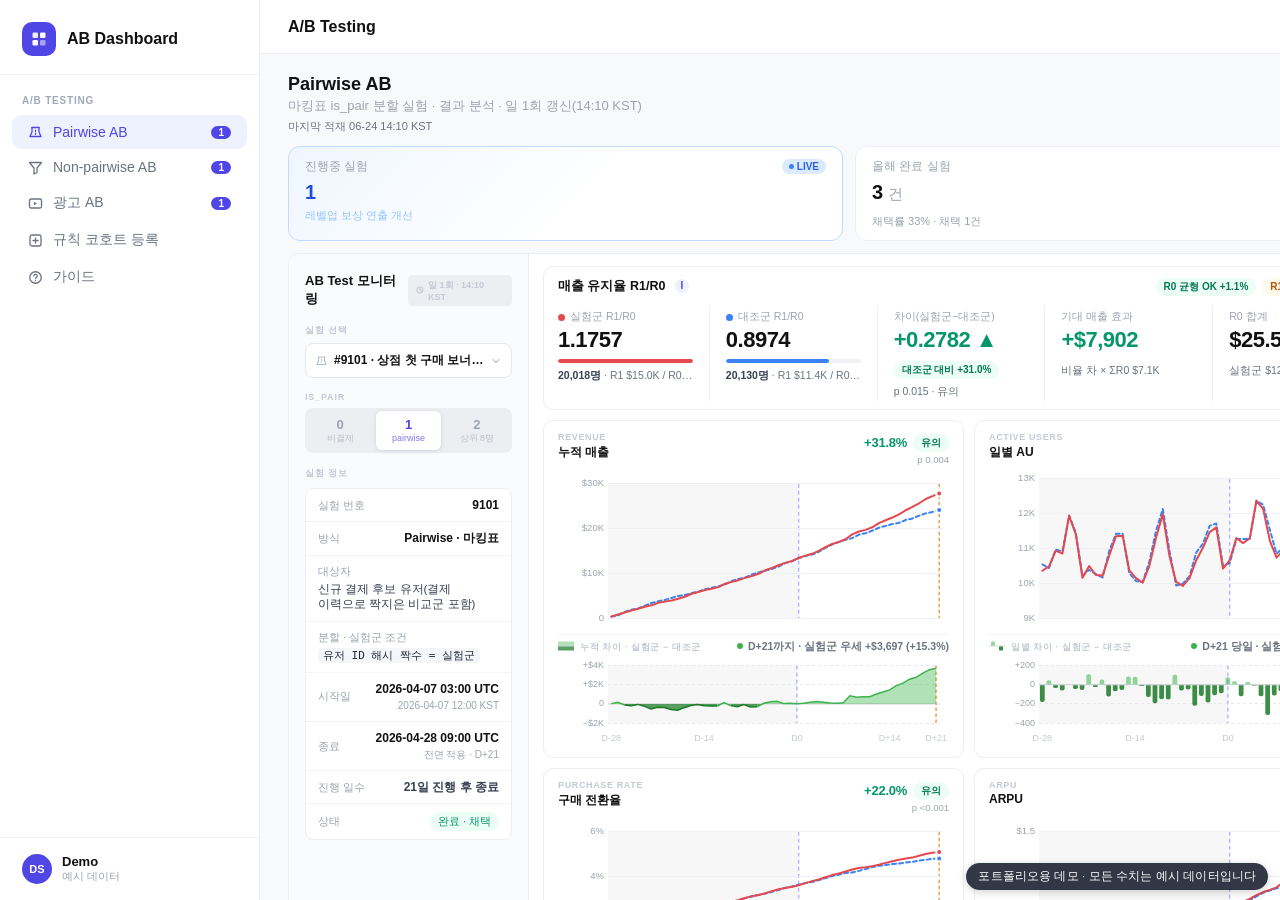
<file: dashboards/ab-demo/index.html>
﻿<!DOCTYPE html>
<html lang="ko">
<head>
  <meta charset="UTF-8">
  <meta name="viewport" content="width=device-width, initial-scale=1.0">
  <title>AB 테스트 대시보드 · 데모</title>
  <meta name="robots" content="noindex,nofollow">
  <script src="vendor/chart.umd.min.js"></script>
  <style>
    * { font-family: 'Pretendard', -apple-system, sans-serif; box-sizing: border-box; margin: 0; padding: 0; }
    html, body { height: 100%; background: #F8F9FB; }

    
    .shell { display: flex; height: 100vh; overflow: hidden; }

    
    .sidebar {
      width: 260px; flex-shrink: 0;
      background: #fff;
      border-right: 1px solid #ECEEF2;
      display: flex; flex-direction: column;
    }
    .sidebar-logo {
      display: flex; align-items: center; gap: 11px;
      padding: 22px 22px 18px;
      border-bottom: 1px solid #F0F2F5;
    }
    .logo-icon {
      width: 34px; height: 34px; border-radius: 10px;
      background: #4F46E5;
      display: flex; align-items: center; justify-content: center;
    }
    .logo-name { font-size: 16px; font-weight: 700; color: #111; }
    .nav-section-label {
      font-size: 10px; font-weight: 600; color: #A0A8BC;
      letter-spacing: 0.08em; text-transform: uppercase;
      padding: 20px 22px 8px;
    }
    .nav-item {
      display: flex; align-items: center; gap: 10px;
      padding: 9px 16px; margin: 1px 12px;
      border-radius: 9px;
      font-size: 14px; color: #6B7280;
      cursor: pointer; text-decoration: none;
      transition: background 0.1s, color 0.1s;
    }
    .nav-item:hover { background: #F5F5F7; color: #111; }
    .nav-item.active { background: #EEF2FF; color: #4F46E5; font-weight: 500; }
    .nav-badge {
      margin-left: auto;
      font-size: 10px; font-weight: 600;
      background: #4F46E5; color: white;
      border-radius: 20px; padding: 1px 7px;
    }
    .sidebar-user {
      margin-top: auto;
      padding: 16px 22px;
      border-top: 1px solid #F0F2F5;
      display: flex; align-items: center; gap: 10px;
    }
    .user-avatar {
      width: 30px; height: 30px; border-radius: 50%;
      background: #4F46E5;
      display: flex; align-items: center; justify-content: center;
      font-size: 11px; font-weight: 700; color: white;
    }

    
    .main-area { flex: 1; display: flex; flex-direction: column; min-width: 0; overflow: hidden; }

    .topbar {
      background: #fff;
      border-bottom: 1px solid #ECEEF2;
      padding: 0 28px;
      height: 54px;
      display: flex; align-items: center; justify-content: space-between;
      flex-shrink: 0;
    }
    .page-title { font-size: 16px; font-weight: 700; color: #111; }
    .btn-outline {
      display: flex; align-items: center; gap: 5px;
      font-size: 12px; color: #5E6278;
      border: 1px solid #E0E2E8; border-radius: 8px;
      padding: 6px 12px; background: white; cursor: pointer;
    }
    .btn-primary {
      display: flex; align-items: center; gap: 5px;
      font-size: 12px; color: white; font-weight: 500;
      border: none; border-radius: 8px;
      padding: 6px 14px; background: #4F46E5; cursor: pointer;
    }

    
    .content-scroll { flex: 1; overflow-y: auto; position: relative; }
    .content-body { display: flex; min-height: 100%; }
    .col-left { flex: 1; min-width: 0; padding: 22px 24px 22px 24px; display: flex; flex-direction: column; gap: 18px; }

    
    .col-right {
      width: 340px; flex-shrink: 0;
      padding: 26px 24px;
      display: flex; flex-direction: column; gap: 16px;
      border-left: 1px solid #ECEEF2;
      background: #fff;
      overflow-y: auto; overflow-x: hidden;
      position: relative;
    }
    .col-right.collapsing {
      transition: width 0.28s ease, padding 0.28s ease, opacity 0.2s ease;
    }
    .col-right.collapsed {
      width: 0 !important; min-width: 0 !important;
      padding: 26px 0; opacity: 0; pointer-events: none;
      border-left-color: transparent;
    }

    
    .resize-handle {
      position: absolute;
      left: 0; top: 0; bottom: 0;
      width: 5px;
      cursor: col-resize;
      z-index: 40;
      transition: background 0.12s;
    }
    .resize-handle:hover,
    .resize-handle.dragging { background: #4F46E5; opacity: 0.25; }

    
    .panel-toggle {
      position: absolute;
      top: 16px; right: 16px;
      width: 32px; height: 32px;
      background: #fff;
      border: 1px solid #ECEEF2;
      border-radius: 8px;
      display: flex; align-items: center; justify-content: center;
      cursor: pointer;
      z-index: 50;
      box-shadow: 0 1px 4px rgba(0,0,0,0.06);
    }
    .panel-toggle:hover { background: #F5F5F7; box-shadow: 0 2px 8px rgba(0,0,0,0.08); }
    .panel-toggle svg { transition: transform 0.28s ease; }
    .panel-toggle.is-closed svg { transform: rotate(180deg); }

    
    .card { background: white; border: 1px solid #ECEEF2; border-radius: 12px; }
    .kpi-grid { display: grid; grid-template-columns: repeat(4, 1fr); gap: 12px; }
    .kpi-card {
      background: white; border: 1px solid #ECEEF2; border-radius: 12px;
      padding: 16px 18px;
    }
    .kpi-label { font-size: 12px; color: #9CA3AF; margin-bottom: 4px; display: flex; align-items: center; justify-content: space-between; }
    .kpi-num { font-size: 24px; font-weight: 700; color: #111; letter-spacing: -0.5px; font-variant-numeric: tabular-nums; margin-bottom: 8px; }
    .kpi-icon { color: #D1D5DB; }
    .badge-up { display: inline-flex; align-items: center; gap: 2px; font-size: 11px; font-weight: 600; color: #059669; }
    .badge-dn { display: inline-flex; align-items: center; gap: 2px; font-size: 11px; font-weight: 600; color: #DC2626; }
    .badge-label { font-size: 11px; color: #9CA3AF; margin-left: 4px; }

    .sec-header { display: flex; align-items: center; justify-content: space-between; margin-bottom: 14px; }
    .sec-title { font-size: 14px; font-weight: 600; color: #111; }
    .sec-sub { font-size: 11px; color: #9CA3AF; margin-top: 2px; }
    .sec-link { font-size: 12px; color: #4F46E5; font-weight: 500; cursor: pointer; }
    .period-tabs { display: flex; gap: 3px; }
    .period-tab { font-size: 11px; color: #9CA3AF; border: none; background: transparent; border-radius: 6px; padding: 4px 10px; cursor: pointer; font-weight: 500; }
    .period-tab.active { background: #4F46E5; color: white; }

    
    .data-table { width: 100%; border-collapse: collapse; }
    .data-table th { font-size: 11px; font-weight: 500; color: #9CA3AF; text-align: left; padding: 9px 14px; background: #FAFBFC; }
    .data-table th:not(:first-child) { text-align: right; }
    .data-table td { font-size: 13px; color: #374151; padding: 11px 14px; border-top: 1px solid #F3F4F6; }
    .data-table td:not(:first-child) { text-align: right; }
    .data-table tr:hover td { background: #FAFBFF; }
    .pill-green { display: inline-flex; align-items: center; gap: 4px; font-size: 11px; font-weight: 500; color: #059669; background: #ECFDF5; border-radius: 20px; padding: 2px 8px; }
    .pill-blue  { display: inline-flex; align-items: center; gap: 4px; font-size: 11px; font-weight: 500; color: #2563EB; background: #EFF6FF; border-radius: 20px; padding: 2px 8px; }
    .pill-amber { display: inline-flex; align-items: center; gap: 4px; font-size: 11px; font-weight: 500; color: #B45309; background: #FEF3C7; border-radius: 20px; padding: 2px 8px; }
    .pill-gray  { display: inline-flex; align-items: center; gap: 4px; font-size: 11px; font-weight: 500; color: #6B7280; background: #F3F4F6; border-radius: 20px; padding: 2px 8px; }
    .game-icon { width: 28px; height: 28px; border-radius: 8px; display:flex;align-items:center;justify-content:center; font-size:11px; font-weight:700; flex-shrink:0; }

    
    .ret-row { margin-bottom: 20px; }
    .ret-top { display: flex; align-items: center; justify-content: space-between; margin-bottom: 6px; }
    .ret-bar-bg { height: 7px; background: #F3F4F6; border-radius: 4px; overflow: hidden; }
    .ret-bar-fill { height: 100%; border-radius: 4px; }
    .exp-card { background: #F8F9FB; border-radius: 12px; padding: 16px; margin-bottom: 10px; }
    .exp-status-running { display: inline-flex; align-items: center; gap: 4px; font-size: 11px; font-weight: 600; color: #2563EB; background: #DBEAFE; border-radius: 20px; padding: 3px 9px; }
    .exp-status-done    { display: inline-flex; align-items: center; gap: 4px; font-size: 11px; font-weight: 600; color: #059669; background: #D1FAE5; border-radius: 20px; padding: 3px 9px; }
    .dot-live { width: 5px; height: 5px; border-radius: 50%; background: #3B82F6; animation: blink 1.5s infinite; }
    @keyframes blink { 0%,100%{opacity:1} 50%{opacity:.3} }
    .insight-box { background: #F0F4FF; border-radius: 10px; padding: 12px 14px; display:flex;gap:8px;align-items:flex-start; margin-top: 14px; }

    .back-link { display:inline-flex;align-items:center;gap:4px;font-size:11px;color:#9CA3AF;text-decoration:none; }
    .back-link:hover { color:#4F46E5; }

    
    .page { display: none; }
    .page.active { display: flex; min-height: 100%; }

    
    .exp-tab-btn { font-size:13px;font-weight:500;color:#9CA3AF;background:none;border:none;border-bottom:2px solid transparent;padding:0 2px 13px;cursor:pointer;transition:color 0.12s,border-color 0.12s;white-space:nowrap; }
    .exp-tab-btn.active { color:#111;font-weight:700;border-bottom-color:#4F46E5; }
    .ab-exp-btn { font-size:11px;font-weight:600;padding:5px 12px;border-radius:20px;border:1px solid #E0E2E8;background:white;color:#6B7280;cursor:pointer;transition:background 0.12s,color 0.12s,border-color 0.12s; }
    .ab-exp-btn.ab-active { border-color:transparent;background:#4F46E5;color:white; }
    .ab-select-wrap { position:relative;display:inline-flex;align-items:center; }
    .ab-select { appearance:none;-webkit-appearance:none;background:white;border:1px solid #E0E2E8;border-radius:9px;padding:8px 38px 8px 14px;font-size:13px;font-weight:500;color:#111;cursor:pointer;font-family:'Pretendard',-apple-system,sans-serif;min-width:230px;transition:border-color 0.12s,box-shadow 0.12s; }
    .ab-select:focus { outline:none;border-color:#4F46E5;box-shadow:0 0 0 3px rgba(79,70,229,0.1); }
    .ab-select-chevron { position:absolute;right:12px;top:50%;transform:translateY(-50%);pointer-events:none;color:#9CA3AF; }
    
    .pair-chip { border-radius:6px;border:none;background:transparent;color:#9CA3AF;cursor:pointer;display:block;text-align:center;transition:background 0.12s,color 0.12s,box-shadow 0.12s;font-family:'Pretendard',-apple-system,sans-serif; }
    .pair-chip:hover:not(.active) { background:rgba(255,255,255,0.6);color:#374151; }
    .pair-chip.active { background:white;color:#4F46E5;box-shadow:0 1px 5px rgba(0,0,0,0.10); }

    
    .placeholder-page { flex: 1; padding: 32px; display: flex; flex-direction: column; gap: 20px; }
    .placeholder-page h2 { font-size: 20px; font-weight: 700; color: #111; }
    .placeholder-page .ph-sub { font-size: 13px; color: #9CA3AF; margin-top: 2px; }
    .ph-grid { display: grid; grid-template-columns: repeat(3, 1fr); gap: 14px; }
    .ph-card { background: white; border: 1px solid #ECEEF2; border-radius: 12px; padding: 18px 20px; }
    .ph-label { font-size: 12px; color: #9CA3AF; margin-bottom: 6px; }
    .ph-num { font-size: 22px; font-weight: 700; color: #111; font-variant-numeric: tabular-nums; margin-bottom: 4px; }
    .ph-desc { font-size: 11px; color: #6B7280; line-height: 1.6; }

    
    .revenue-page { gap: 18px; }
    .revenue-hero { display: flex; align-items: flex-start; justify-content: space-between; gap: 16px; }
    .revenue-meta { display: flex; flex-wrap: wrap; gap: 8px; justify-content: flex-end; }
    .revenue-chip {
      display: inline-flex; align-items: center; gap: 6px;
      font-size: 11px; font-weight: 600; color: #4F46E5;
      background: #EEF2FF; border: 1px solid #C7D2FE;
      border-radius: 999px; padding: 7px 11px;
    }
    .revenue-chip-dot { width: 7px; height: 7px; border-radius: 50%; background: #4F46E5; }
    .revenue-chip-dot.live { background: #10B981; box-shadow: 0 0 0 4px rgba(16,185,129,0.14); }
    .revenue-kpi-grid { display: grid; grid-template-columns: repeat(3, minmax(0, 1fr)); gap: 12px; }
    .revenue-kpi-card {
      background: linear-gradient(180deg, #FFFFFF 0%, #FAFBFF 100%);
      border: 1px solid #E8ECF6; border-radius: 14px;
      padding: 16px 18px;
    }
    .revenue-kpi-top { display: flex; align-items: flex-start; justify-content: space-between; gap: 10px; margin-bottom: 10px; }
    .revenue-kpi-label { font-size: 12px; color: #8B95A7; font-weight: 500; }
    .revenue-kpi-value { font-size: 28px; line-height: 1; font-weight: 700; color: #111827; letter-spacing: -0.04em; }
    .revenue-kpi-foot { display: flex; align-items: center; gap: 6px; margin-top: 10px; font-size: 11px; color: #6B7280; }
    .revenue-board-grid { display: grid; grid-template-columns: minmax(0, 1.55fr) minmax(320px, 0.82fr); gap: 16px; align-items: stretch; }
    .revenue-card { padding: 20px 22px; }
    .revenue-board-grid > .revenue-card {
      height: 100%;
      display: flex;
      flex-direction: column;
    }
    .revenue-card-header { display: flex; align-items: flex-start; justify-content: space-between; gap: 14px; margin-bottom: 16px; }
    .revenue-card-title { font-size: 15px; font-weight: 700; color: #111827; }
    .revenue-card-sub { font-size: 12px; color: #9CA3AF; margin-top: 4px; line-height: 1.5; }
    .revenue-card-meta { display: flex; flex-wrap: wrap; gap: 6px; justify-content: flex-end; }
    .revenue-badge {
      display: inline-flex; align-items: center; gap: 5px;
      font-size: 10px; font-weight: 700; color: #4F46E5;
      background: #EEF2FF; border-radius: 999px; padding: 5px 9px;
    }
    .revenue-chart-wrap { height: 292px; position: relative; }
    .revenue-chart-wrap.revenue-chart-tall { height: 320px; }
    .revenue-chart-wrap.revenue-chart-mid { height: 248px; }
    .revenue-side-metric-grid {
      display: grid; grid-template-columns: repeat(2, minmax(0, 1fr)); gap: 10px;
      flex: 1; align-content: stretch; grid-auto-rows: minmax(0, 1fr);
    }
    .revenue-side-metric {
      background: #F8FAFD; border: 1px solid #E7EBF3; border-radius: 12px;
      padding: 14px 14px 13px;
      display: flex; flex-direction: column; justify-content: space-between; min-height: 104px;
    }
    .revenue-side-metric-label { font-size: 10px; color: #8B95A7; margin-bottom: 6px; }
    .revenue-side-metric-value { font-size: 18px; font-weight: 700; color: #111827; }
    .revenue-side-metric-foot { font-size: 10px; color: #6B7280; margin-top: 4px; line-height: 1.5; }
    .revenue-side-stack { display: flex; flex-direction: column; gap: 10px; margin-top: 14px; }
    .revenue-insight-grid { display: grid; grid-template-columns: repeat(2, minmax(0, 1fr)); gap: 10px; margin-top: 16px; }
    .revenue-note {
      background: #F8FAFD; border: 1px solid #E7EBF3; border-radius: 12px;
      padding: 16px 16px 15px;
    }
    .revenue-note-label {
      font-size: 10px; font-weight: 700; color: #4F46E5;
      letter-spacing: 0.08em; text-transform: uppercase;
      margin-bottom: 8px;
    }
    .revenue-note p { font-size: 12px; line-height: 1.7; color: #4B5563; }
    .revenue-note strong { display: block; font-size: 13px; color: #111827; margin-bottom: 5px; }
    .revenue-card-divider { height: 1px; background: #F1F3F7; margin: 18px 0; }
    .forecast-hero {
      padding: 18px;
      border: 1px solid #DDE5FF;
      background: linear-gradient(135deg, #EEF2FF 0%, #FFFFFF 72%);
      border-radius: 14px;
    }
    .forecast-kicker { font-size: 11px; font-weight: 700; color: #4F46E5; letter-spacing: 0.06em; text-transform: uppercase; margin-bottom: 8px; }
    .forecast-main { display: flex; align-items: baseline; gap: 8px; margin-bottom: 8px; }
    .forecast-main-value { font-size: 30px; font-weight: 700; color: #111827; letter-spacing: -0.04em; }
    .forecast-main-label { font-size: 13px; font-weight: 600; color: #6366F1; }
    .forecast-copy { font-size: 12px; line-height: 1.65; color: #4B5563; }
    .forecast-chip-row { display: flex; flex-wrap: wrap; gap: 8px; margin-top: 12px; }
    .forecast-chip {
      display: inline-flex; align-items: center; gap: 6px;
      font-size: 10px; font-weight: 700; color: #4F46E5;
      background: rgba(255,255,255,0.9); border: 1px solid #D6DDFF;
      border-radius: 999px; padding: 5px 9px;
    }
    .forecast-split-grid { display: grid; grid-template-columns: repeat(3, minmax(0, 1fr)); gap: 10px; margin-top: 14px; }
    .forecast-mini {
      background: #FFFFFF; border: 1px solid #E8ECF6; border-radius: 12px;
      padding: 12px 12px 11px;
    }
    .forecast-mini-label { font-size: 10px; color: #9CA3AF; margin-bottom: 5px; }
    .forecast-mini-value { font-size: 16px; font-weight: 700; color: #111827; }
    .forecast-mini-foot { font-size: 10px; color: #6B7280; margin-top: 5px; line-height: 1.5; }
    .forecast-table-caption { font-size: 11px; color: #8B95A7; margin-bottom: 10px; line-height: 1.55; }
    .forecast-steps { display: flex; flex-direction: column; gap: 10px; }
    .forecast-step {
      display: flex; align-items: flex-start; justify-content: space-between; gap: 12px;
      padding-top: 10px; border-top: 1px solid #F1F3F7;
    }
    .forecast-step:first-child { border-top: none; padding-top: 0; }
    .forecast-step-label { font-size: 12px; font-weight: 600; color: #111827; }
    .forecast-step-copy { font-size: 11px; color: #6B7280; line-height: 1.55; margin-top: 4px; }
    .forecast-step-source {
      display: inline-block; margin-top: 5px;
      font-size: 10px; color: #8B95A7;
      background: #F8FAFC; border-radius: 999px; padding: 4px 8px;
      font-family: ui-monospace, SFMono-Regular, Menlo, Consolas, monospace;
    }
    .forecast-step-value { font-size: 12px; font-weight: 700; color: #111827; white-space: nowrap; }
    .forecast-table { width: 100%; border-collapse: collapse; }
    .forecast-table th {
      font-size: 10px; font-weight: 700; color: #94A3B8;
      text-align: left; padding: 10px 0; border-bottom: 1px solid #F1F3F7;
      letter-spacing: 0.06em; text-transform: uppercase;
    }
    .forecast-table td {
      font-size: 12px; color: #374151; padding: 11px 0;
      border-bottom: 1px solid #F8FAFC; vertical-align: top;
    }
    .forecast-table td code {
      font-size: 11px; color: #4F46E5;
      background: #EEF2FF; border-radius: 6px; padding: 3px 6px;
    }
    .event-list { display: flex; flex-direction: column; gap: 12px; }
    .event-item {
      display: grid; grid-template-columns: 76px minmax(0, 1fr) auto;
      gap: 12px; align-items: start;
      padding-top: 12px; border-top: 1px solid #F1F3F7;
    }
    .event-item:first-child { border-top: none; padding-top: 0; }
    .event-date {
      font-size: 11px; font-weight: 700; color: #4F46E5;
      background: #EEF2FF; border-radius: 10px; padding: 8px 10px; text-align: center;
    }
    .event-copy strong { display: block; font-size: 13px; font-weight: 700; color: #111827; margin-bottom: 4px; }
    .event-copy p { font-size: 11px; line-height: 1.6; color: #6B7280; }
    .impact-pill {
      display: inline-flex; align-items: center; justify-content: center;
      min-width: 68px; font-size: 10px; font-weight: 700;
      border-radius: 999px; padding: 7px 10px; white-space: nowrap;
    }
    .impact-pill.up { color: #065F46; background: #D1FAE5; }
    .impact-pill.watch { color: #92400E; background: #FEF3C7; }
    .impact-pill.risk { color: #991B1B; background: #FEE2E2; }
    .event-summary-grid { display: grid; grid-template-columns: repeat(3, minmax(0, 1fr)); gap: 10px; margin-top: 16px; }
    .event-summary {
      background: #F8FAFC; border: 1px solid #E7EBF3; border-radius: 12px;
      padding: 12px 12px 11px;
    }
    .event-summary-label { font-size: 10px; color: #8B95A7; margin-bottom: 6px; }
    .event-summary-value { font-size: 16px; font-weight: 700; color: #111827; }
    .event-summary-foot { font-size: 10px; color: #6B7280; margin-top: 4px; line-height: 1.5; }

    @media (max-width: 1400px) {
      .revenue-kpi-grid { grid-template-columns: repeat(2, minmax(0, 1fr)); }
      .revenue-board-grid { grid-template-columns: 1fr; }
    }

    @media (max-width: 1080px) {
      .revenue-side-metric-grid,
      .revenue-insight-grid,
      .forecast-split-grid { grid-template-columns: 1fr; }
      .event-summary-grid { grid-template-columns: 1fr; }
      .revenue-hero { flex-direction: column; }
      .revenue-meta { justify-content: flex-start; }
    }
    
    #abEditPanel label { display:flex; flex-direction:column; gap:3px; color:#6B7280; font-size:11px; }
    #abEditPanel .ed-in { border:1px solid #E4E7EE; border-radius:6px; padding:6px 8px; font-size:12px; font-family:inherit; color:#111; }
    #abEditPanel .ed-in:focus { outline:none; border-color:#C7D2FE; box-shadow:0 0 0 3px rgba(79,70,229,0.08); }
    #abEditPanel label.ab-check { flex-direction:row; align-items:center; gap:6px; white-space:nowrap; cursor:pointer; }
    
    .ab-dd { position:relative; }   
    .ab-select-btn { width:100%; display:flex; align-items:center; justify-content:space-between; gap:8px; border:1px solid #E4E7EE; border-radius:6px; background:white; padding:6px 8px; font-size:12px; font-family:inherit; color:#111; cursor:pointer; text-align:left; }
    .ab-select-btn:hover { border-color:#C7D2FE; }
    .ab-select-btn[aria-expanded="true"], .ab-select-btn:focus-visible { outline:none; border-color:#C7D2FE; box-shadow:0 0 0 3px rgba(79,70,229,0.08); }
    .ab-select-btn:disabled { background:#F5F6FA; color:#6B7280; cursor:not-allowed; }
    .ab-select-btn svg { flex-shrink:0; transition:transform .12s ease; }
    .ab-select-btn[aria-expanded="true"] svg { transform:rotate(180deg); }
    .ab-select-menu { position:absolute; z-index:70; left:0; right:0; top:calc(100% + 4px); background:white; border:1px solid #E4E7EE; border-radius:10px; box-shadow:0 10px 30px rgba(17,24,39,0.12); padding:4px; display:none; }
    .ab-select-menu.open { display:block; }
    .ab-select-item { display:flex; align-items:center; justify-content:space-between; gap:10px; padding:7px 10px; border-radius:7px; font-size:12.5px; color:#374151; cursor:pointer; white-space:nowrap; }
    .ab-select-item:hover, .ab-select-item.focus { background:#F5F6FA; color:#111; }
    .ab-select-item.selected { color:#4338CA; font-weight:600; background:#EEF2FF; }
    .ab-select-item .ck { visibility:hidden; color:#4F46E5; font-size:11px; }
    .ab-select-item.selected .ck { visibility:visible; }
    
    .ab-info-box { border:1px solid #ECEEF2; border-radius:8px; overflow:hidden; background:white; }
    .ab-info-row { display:flex; align-items:center; justify-content:space-between; gap:10px; padding:8px 12px; border-bottom:1px solid #F3F4F6; }
    .ab-info-row:last-child { border-bottom:none; }
    .ab-info-row .k { font-size:11px; color:#9CA3AF; flex-shrink:0; }
    .ab-info-row .v { font-size:12px; font-weight:600; color:#111; text-align:right; line-height:1.35; min-width:0; word-break:keep-all; }
    .ab-info-row.col { flex-direction:column; align-items:flex-start; gap:3px; }
    .ab-info-row.col .v { text-align:left; font-weight:500; font-size:11.5px; color:#374151; display:-webkit-box; -webkit-line-clamp:4; -webkit-box-orient:vertical; overflow:hidden; word-break:keep-all; }
    .ab-info-row .v.muted { color:#C4C9D4; font-weight:500; }
    .ab-info-row .v code { font-family:ui-monospace, SFMono-Regular, Menlo, Consolas, monospace; font-size:11px; background:#F5F6FA; border-radius:4px; padding:1px 5px; color:#1F2937; overflow-wrap:anywhere; -webkit-box-decoration-break:clone; box-decoration-break:clone; }   
    #expYearTabs { display:none; align-items:center; gap:10px; margin-bottom:12px; }
    #expYearTabs .yr-sum { font-size:11px; color:#9CA3AF; white-space:nowrap; }
    .ab-badge-warn { display:inline-flex; align-items:center; gap:4px; font-size:10px; font-weight:600; color:#B45309; background:#FEF3C7; border-radius:20px; padding:2px 8px; }
    .ab-guard { color:#9CA3AF; font-weight:500; }
    
    #abExpPicker:hover { border-color:#C7D2FE !important; }
    .ab-menu { position:fixed; z-index:60; background:white; border:1px solid #E4E7EE; border-radius:10px; box-shadow:0 10px 30px rgba(17,24,39,0.12); padding:6px; overflow-y:auto; }
    .ab-menu-group { font-size:9px; font-weight:700; letter-spacing:0.09em; text-transform:uppercase; color:#C4C9D4; padding:8px 10px 4px; }
    .ab-menu-item { display:flex; align-items:center; gap:10px; padding:8px 10px; border-radius:7px; cursor:pointer; }
    .ab-menu-item:hover { background:#F5F6FA; }
    .ab-menu-item.active { background:#EEF2FF; }
    .ab-menu-item .mi-id { font-size:11px; color:#9CA3AF; font-variant-numeric:tabular-nums; min-width:38px; }
    .ab-menu-item .mi-title { flex:1; min-width:0; font-size:12.5px; font-weight:600; color:#111; white-space:nowrap; overflow:hidden; text-overflow:ellipsis; }
    .ab-menu-item .mi-meta { font-size:10px; color:#9CA3AF; white-space:nowrap; }
    .ab-menu-item .mi-up { font-size:11px; font-weight:700; min-width:52px; text-align:right; }
    .ab-pre-chip { flex:1; padding:5px 4px; height:auto; font-size:11px; }
    .ab-hist { width:100%; border-collapse:collapse; font-size:12px; }
    .ab-hist th { text-align:left; font-size:10px; color:#9CA3AF; font-weight:600; padding:6px 8px; border-bottom:1px solid #ECEEF2; }
    .ab-hist td { padding:7px 8px; border-bottom:1px solid #F3F4F6; color:#374151; vertical-align:middle; }
    .ab-hist .btn-mini { font-size:11px; padding:3px 9px; border-radius:6px; border:1px solid #E4E7EE; background:white; cursor:pointer; color:#4F46E5; font-weight:600; }
    .ab-hist .btn-mini:hover { background:#EEF2FF; }
    
    .rc-label { font-size:9px; font-weight:700; color:#C4C9D4; letter-spacing:0.09em; text-transform:uppercase; }
    .rc-field { display:flex; flex-direction:column; gap:3px; color:#6B7280; font-size:11px; }
    .rc-in { border:1px solid #E4E7EE; border-radius:6px; padding:6px 8px; font-size:12px; font-family:inherit; color:#111; background:white; }
    .rc-in:disabled { background:#F5F6FA; color:#6B7280; }
    .rc-ta { border:1px solid #E4E7EE; border-radius:6px; padding:8px 10px; font-size:11.5px; line-height:1.45; font-family:ui-monospace, SFMono-Regular, Menlo, Consolas, monospace; color:#111; background:#FAFBFC; resize:vertical; white-space:pre; overflow:auto; }
    .rc-table { width:100%; border-collapse:collapse; font-size:12px; }
    .rc-table th { text-align:left; font-size:10px; font-weight:600; color:#9CA3AF; padding:6px 8px; border-bottom:1px solid #F3F4F6; }
    .rc-table td { padding:8px 8px; border-bottom:1px solid #F3F4F6; color:#374151; vertical-align:top; }
    .rc-table tr.rc-sel td { background:#EEF2FF; }
    .rc-chip { padding:5px 10px; height:auto; font-size:11px; }
    .rc-badge { display:inline-block; font-size:9.5px; font-weight:600; border-radius:10px; padding:1px 7px; }
    .rc-badge.new { background:#DCFCE7; color:#15803D; } .rc-badge.reg { background:#F3F4F6; color:#6B7280; } .rc-badge.mark { background:#DBEAFE; color:#1D4ED8; }
    .rc-ok { color:#059669; } .rc-err { color:#DC2626; white-space:pre-wrap; }
    #page-rulecohort .btn-mini { font-size:11px; padding:3px 9px; border-radius:6px; border:1px solid #E4E7EE; background:white; cursor:pointer; color:#4F46E5; font-family:inherit; }
    #page-rulecohort .btn-mini:hover { background:#EEF2FF; }
    
    #page-abtesting .placeholder-page { gap: 12px; padding: 20px 28px 16px; }
    #page-abtesting h2 { font-size: 18px; }
    #page-abtesting .kpi-card { padding: 11px 16px; min-height: 0; }
    #page-abtesting .kpi-num { font-size: 20px; margin-bottom: 4px; }
    #page-abtesting .kpi-label { margin-bottom: 2px; }
    #abDraftNote { display:none; margin:0 0 12px; padding:8px 10px; border-radius:8px; background:#FFFBEB; border:1px solid #FDE68A; color:#92400E; font-size:11px; line-height:1.5; }
    #abRecomputeNote { display:none; margin:0 0 12px; padding:8px 10px; border-radius:8px; background:#FFFBEB; border:1px solid #FDE68A; color:#92400E; font-size:11px; line-height:1.5; }
    
    .ab-chart-card { position:relative; cursor:zoom-in; outline:none; transition:border-color .16s ease, box-shadow .16s ease; }
    
    .ab-chart-card:hover, .ab-chart-card:focus-visible { border-color:#C7D2FE !important; box-shadow:0 0 0 3px rgba(79,70,229,0.08); z-index:2; }
    .ab-zoom-hint { opacity:0; transition:opacity .16s ease; font-size:9.5px; font-weight:600; color:#4F46E5; margin-left:6px; vertical-align:1px; white-space:nowrap; }
    .ab-chart-card:hover .ab-zoom-hint, .ab-chart-card:focus-visible .ab-zoom-hint { opacity:1; }
    #abDetail { position:fixed; inset:0; z-index:80; display:none; }
    #abDetail.open { display:block; }
    .ab-detail-backdrop { position:absolute; inset:0; background:rgba(17,24,39,0.45); }
    #abDetailBox { position:absolute; left:50%; top:50%; transform:translate(-50%,-50%); width:min(1360px, 94vw); height:min(860px, 92vh); background:white; border-radius:14px; box-shadow:0 24px 64px rgba(17,24,39,0.25); display:flex; flex-direction:column; overflow:hidden; }
    .ab-detail-head { display:flex; align-items:center; gap:14px; padding:12px 16px 10px; border-bottom:1px solid #EEF0F3; }
    .ab-dtab { border:1px solid transparent; background:transparent; border-radius:8px; padding:6px 10px; font-size:12px; font-weight:600; color:#6B7280; cursor:pointer; font-family:inherit; white-space:nowrap; }
    .ab-dtab:hover { background:#F5F6F8; color:#111; }
    .ab-dtab.active { background:#EEF2FF; color:#4F46E5; border-color:#C7D2FE; }
    #abDetailBar { display:flex; flex-wrap:wrap; gap:6px 0; align-items:center; padding:8px 16px; border-bottom:1px solid #EEF0F3; background:white; }
    .ab-ctl { display:inline-flex; align-items:center; gap:8px; padding-right:14px; margin-right:14px; border-right:1px solid #EEF0F3; }
    .ab-ctl:last-child { border-right:none; margin-right:0; padding-right:0; }
    .ab-seg { display:inline-flex; background:#F3F4F6; border-radius:8px; padding:2px; gap:2px; }
    .ab-ctl { display:flex; align-items:center; gap:4px; }
    .ab-ctl-label { font-size:9px; font-weight:700; letter-spacing:0.08em; text-transform:uppercase; color:#9CA3AF; margin-right:4px; }
    .ab-chip { border:none; background:transparent; border-radius:6px; padding:4px 10px; font-size:11.5px; font-weight:600; color:#6B7280; cursor:pointer; font-family:inherit; line-height:1.2; white-space:nowrap; }
    .ab-chip:hover { color:#111; }
    .ab-chip.active { background:white; color:#4F46E5; box-shadow:0 1px 2px rgba(17,24,39,0.10); }
    .ab-chip:disabled { opacity:0.35; cursor:not-allowed; }
    .ab-detail-in { width:74px; border:1px solid #E4E7EE; border-radius:6px; padding:4px 6px; font-size:11px; font-family:inherit; color:#111; }
    .ab-detail-in:disabled { opacity:0.4; }
    .ab-detail-body { flex:1; min-height:0; position:relative; }
    .ab-detail-plot { position:absolute; inset:10px 16px 6px; }
    #abDetailTable { position:absolute; inset:10px 16px 6px; overflow:auto; display:none; }
    #abDetailTable table { width:100%; border-collapse:collapse; font-size:11.5px; font-variant-numeric:tabular-nums; }
    #abDetailTable th { position:sticky; top:0; background:#F9FAFB; text-align:right; font-weight:600; color:#6B7280; padding:6px 10px; border-bottom:1px solid #E4E7EE; font-size:10.5px; }
    #abDetailTable td { text-align:right; padding:5px 10px; border-bottom:1px solid #F3F4F6; color:#111; }
    #abDetailTable th:first-child, #abDetailTable td:first-child { text-align:left; color:#6B7280; }
    #abDetailTable tr.d0 td { background:#EEF2FF; }
    #abDetailFoot { padding:8px 16px 12px; font-size:11px; color:#6B7280; border-top:1px solid #EEF0F3; display:flex; justify-content:space-between; gap:12px; flex-wrap:wrap; }
    .ab-detail-close { border:none; background:transparent; font-size:20px; line-height:1; color:#9CA3AF; cursor:pointer; padding:4px 7px; border-radius:6px; }
    .ab-detail-close:hover { background:#F5F6F8; color:#111; }
    .ab-detail-btn { border:1px solid #E4E7EE; background:white; border-radius:6px; padding:5px 10px; font-size:11px; font-weight:600; color:#4F46E5; cursor:pointer; font-family:inherit; text-decoration:none; white-space:nowrap; }
    .ab-detail-btn:hover { border-color:#C7D2FE; background:#F5F7FF; }
    
    #abMrateCard { flex-shrink:0; border:1px solid #ECEEF2; border-radius:10px; background:white; padding:9px 14px 8px; }
    .ab-mrate-head { display:flex; justify-content:space-between; align-items:baseline; gap:12px; flex-wrap:wrap; }
    .ab-mrate-title { font-size:10px; font-weight:600; color:#9CA3AF; letter-spacing:0.08em; text-transform:uppercase; }
    .ab-mrate-title b { font-size:12.5px; font-weight:700; color:#111; letter-spacing:0; text-transform:none; margin-right:6px; }
    .ab-info { display:inline-block; width:14px; height:14px; line-height:14px; text-align:center; border-radius:50%; background:#EEF2FF; color:#4F46E5; font-size:10px; font-weight:700; cursor:help; margin-left:4px; vertical-align:1px; }
    .ab-mrate-tiles { display:flex; margin-top:10px; }   
    .ab-mrate-tile { flex:1 1 0; min-width:0; padding:4px 16px 2px; border-left:1px solid #EEF0F3; }
    .ab-mrate-tile:first-child { padding-left:0; border-left:none; }
    .ab-mrate-label { font-size:10.5px; color:#9CA3AF; margin-bottom:4px; white-space:nowrap; display:flex; align-items:center; gap:5px; }
    .ab-mrate-dot { width:7px; height:7px; border-radius:50%; flex-shrink:0; }
    .ab-mrate-dot.test { background:#E5484D; } .ab-mrate-dot.cont { background:#3B82F6; }
    .ab-mrate-value { font-size:22px; font-weight:700; color:#111; letter-spacing:-0.5px; font-variant-numeric:tabular-nums; line-height:1.1; white-space:nowrap; }
    .ab-mrate-bar { height:4px; border-radius:2px; background:#F1F2F5; margin:7px 0 6px; position:relative; overflow:hidden; }
    .ab-mrate-bar > i { position:absolute; left:0; top:0; bottom:0; width:0; border-radius:2px; transition:width .35s ease; }
    .ab-mrate-bar.test > i { background:#E5484D; } .ab-mrate-bar.cont > i { background:#3B82F6; }
    .ab-mrate-sub { font-size:10.5px; color:#6B7280; margin-top:4px; white-space:nowrap; overflow:hidden; text-overflow:ellipsis; font-variant-numeric:tabular-nums; }
    .ab-mrate-sub b { font-weight:600; color:#374151; }
    .ab-pill { display:inline-block; font-size:10px; font-weight:600; padding:2px 8px; border-radius:999px; background:#F3F4F6; color:#6B7280; white-space:nowrap; }
    .ab-pill.ok { background:#ECFDF5; color:#047857; } .ab-pill.partial { background:#FFFBEB; color:#B45309; }
    .ab-pill.up { background:#ECFDF5; color:#047857; } .ab-pill.down { background:#FEF2F2; color:#B91C1C; }
    
    .ab-sa-head { display:flex; align-items:center; justify-content:space-between; gap:12px; flex-wrap:wrap; margin-bottom:8px; }
    .ab-sa-empty { font-size:12px; color:#9CA3AF; padding:14px 2px; }
    .ab-sa { width:100%; border-collapse:collapse; font-size:12px; font-variant-numeric:tabular-nums; }
    .ab-sa th { text-align:right; font-weight:600; color:#6B7280; font-size:10.5px; padding:4px 8px; border-bottom:1px solid #E4E7EE; white-space:nowrap; }
    .ab-sa td { text-align:right; padding:6px 8px; border-bottom:1px solid #F3F4F6; color:#111; white-space:nowrap; }
    .ab-sa th:first-child, .ab-sa td:first-child { text-align:left; }
    .ab-sa td.name { font-weight:600; }
    .ab-sa td.name small { display:block; font-weight:400; font-size:10px; color:#9CA3AF; }
    .ab-sa .muted { color:#9CA3AF; font-weight:400; }
    .ab-sa-foot { display:flex; gap:18px; flex-wrap:wrap; font-size:11px; color:#6B7280; margin-top:8px; }
    .ab-sa-foot b { color:#374151; }
    
    .ab-info[data-guide] { cursor:pointer; }
    
    .ab-chart-head-r { display:flex; align-items:center; justify-content:flex-end; gap:6px; }
    .ab-chart-p { font-size:9.5px; color:#9CA3AF; margin-top:2px; font-variant-numeric:tabular-nums; text-align:right; min-height:12px; }
    
    #page-abguide .placeholder-page { gap:16px; padding:24px 32px 48px; }
    #page-abguide .placeholder-page > * { max-width:1280px; }   
    #page-abguide .g-hero { display:grid; grid-template-columns:repeat(3,minmax(0,1fr)); gap:12px; scroll-margin-top:12px; }
    #page-abguide .g-step { background:white; border:1px solid #ECEEF2; border-radius:12px; padding:14px 16px 12px; display:flex; flex-direction:column; gap:6px; }
    #page-abguide .g-step-k { font-size:10px; font-weight:700; letter-spacing:0.08em; color:#4F46E5; display:flex; align-items:center; gap:7px; }
    #page-abguide .g-step-k i { font-style:normal; width:18px; height:18px; border-radius:6px; background:#EEF2FF; display:inline-flex; align-items:center; justify-content:center; font-size:10.5px; letter-spacing:0; }
    #page-abguide .g-step h4 { font-size:14px; font-weight:700; color:#111; margin:0; letter-spacing:0; }
    #page-abguide .g-step p { font-size:12px; color:#4B5563; line-height:1.62; margin:0; }
    #page-abguide .g-step .g-where { font-size:10.5px; color:#9CA3AF; margin-top:auto; padding-top:6px; }
    #page-abguide .g-legend { grid-column:1 / -1; background:white; border:1px solid #ECEEF2; border-radius:12px; padding:10px 16px; display:flex; flex-wrap:wrap; gap:8px 20px; align-items:center; font-size:11.5px; color:#4B5563; }
    #page-abguide .g-legend b { font-size:10px; font-weight:700; letter-spacing:0.08em; color:#9CA3AF; }
    #page-abguide .g-li { display:inline-flex; align-items:center; gap:6px; white-space:nowrap; }
    #page-abguide .g-legend .g-rule { flex-basis:100%; font-size:11px; color:#9CA3AF; margin-top:-2px; }
    #page-abguide .guide-wrap { display:grid; grid-template-columns:172px minmax(0,1fr); gap:20px; align-items:start; }
    #page-abguide .guide-toc { position:sticky; top:14px; display:flex; flex-direction:column; gap:1px; padding:8px; background:white; border:1px solid #ECEEF2; border-radius:12px; }
    #page-abguide .guide-toc a { display:flex; align-items:center; gap:8px; font-size:12px; color:#4B5563; padding:6px 8px; border-radius:7px; text-decoration:none; cursor:pointer; }
    #page-abguide .guide-toc a i { font-style:normal; flex-shrink:0; width:17px; font-size:10.5px; font-weight:700; color:#C4C9D4; font-variant-numeric:tabular-nums; }
    #page-abguide .guide-toc a:hover { background:#F5F6FA; color:#111; }
    #page-abguide .guide-toc a.active { background:#EEF2FF; color:#4338CA; font-weight:600; }
    #page-abguide .guide-toc a.active i { color:#4F46E5; }
    #page-abguide .guide-sec { padding:18px 22px 16px; margin-bottom:14px; scroll-margin-top:12px; }
    #page-abguide .g-head { display:flex; gap:12px; align-items:flex-start; margin-bottom:12px; padding-bottom:12px; border-bottom:1px solid #F1F2F5; }
    #page-abguide .g-num { flex-shrink:0; width:24px; height:24px; border-radius:8px; background:#EEF2FF; color:#4F46E5; font-size:12px; font-weight:700; display:inline-flex; align-items:center; justify-content:center; }
    #page-abguide h3 { font-size:15px; font-weight:700; color:#111; margin:1px 0 2px; }
    #page-abguide .g-lead { font-size:12px; color:#6B7280; margin:0; line-height:1.55; }
    #page-abguide h4 { font-size:11px; font-weight:700; color:#6B7280; letter-spacing:0.04em; margin:16px 0 6px; }
    #page-abguide p, #page-abguide li { font-size:12.5px; color:#374151; line-height:1.7; }
    #page-abguide p { margin:4px 0 8px; }
    #page-abguide ul { margin:0 0 4px 17px; padding:0; }
    #page-abguide li { margin-bottom:3px; }
    #page-abguide li::marker { color:#C4C9D4; }
    #page-abguide .g-def { display:grid; grid-template-columns:172px minmax(0,1fr); margin:0; border-top:1px solid #F1F2F5; }
    #page-abguide .g-def > dt, #page-abguide .g-def > dd { margin:0; padding:9px 0; border-bottom:1px solid #F1F2F5; font-size:12.5px; line-height:1.65; }
    #page-abguide .g-def > dt { font-weight:600; color:#111; padding-right:14px; }
    #page-abguide .g-def > dt small { display:block; font-weight:500; color:#9CA3AF; font-size:10.5px; margin-top:1px; }
    #page-abguide .g-def > dd { color:#374151; }
    #page-abguide .g-def.key { background:#FAFBFF; border:1px solid #E4E7F5; border-radius:10px; padding:2px 14px; margin:6px 0 4px; scroll-margin-top:12px; }
    #page-abguide .g-def.key > dt:last-of-type, #page-abguide .g-def.key > dd:last-of-type { border-bottom:none; }
    #page-abguide .g-f { font-family:ui-monospace, SFMono-Regular, Menlo, Consolas, monospace; font-size:11.5px; background:#F5F6FA; border:1px solid #ECEEF2; border-radius:6px; padding:1px 6px; color:#1F2937; white-space:nowrap; }
    #page-abguide .g-note { display:flex; gap:9px; background:#F8F9FF; border:1px solid #E4E7F5; border-radius:10px; padding:10px 12px; margin:10px 0 2px; font-size:12px; color:#374151; line-height:1.6; }
    #page-abguide .g-note::before { content:'i'; flex-shrink:0; width:16px; height:16px; border-radius:50%; background:#4F46E5; color:white; font-size:10px; font-weight:700; display:inline-flex; align-items:center; justify-content:center; margin-top:2px; }
    #page-abguide .g-note.warn { background:#FFFBEB; border-color:#FDE68A; color:#78350F; }
    #page-abguide .g-note.warn::before { content:'!'; background:#D97706; }
    #page-abguide table.gt { width:100%; border-collapse:collapse; font-size:12.5px; margin:4px 0 6px; }
    #page-abguide table.gt th { text-align:left; font-weight:600; color:#6B7280; font-size:11px; padding:7px 10px; border-bottom:1px solid #E4E7EE; background:#FAFAFB; }
    #page-abguide table.gt td { padding:8px 10px; border-bottom:1px solid #F3F4F6; vertical-align:top; color:#374151; line-height:1.6; }
    #page-abguide table.gt td:first-child { font-weight:600; color:#111; white-space:nowrap; }
    #page-abguide code { font-family:ui-monospace, SFMono-Regular, Menlo, monospace; font-size:11px; background:#F3F4F6; padding:1px 4px; border-radius:4px; }
    
    #page-abguide .g-ph { font-family:ui-monospace, SFMono-Regular, Menlo, Consolas, monospace; font-size:11px; background:#FEF3C7; color:#92400E; border-radius:4px; padding:0 4px; white-space:nowrap; }
    #page-abguide .g-ph-legend { display:grid; grid-template-columns:repeat(2,minmax(0,1fr)); gap:7px 22px; margin:2px 0 4px; font-size:12px; color:#374151; line-height:1.55; }
    #page-abguide .g-q-bar { display:flex; align-items:center; justify-content:space-between; gap:12px; margin:14px 0 6px; }
    #page-abguide .g-q-group { font-size:10px; font-weight:700; letter-spacing:0.08em; color:#9CA3AF; }
    #page-abguide .g-q-toggle { border:1px solid #E4E7EE; background:white; border-radius:6px; padding:3px 9px; font-size:11px; font-weight:600; color:#4F46E5; cursor:pointer; font-family:inherit; }
    #page-abguide .g-q-toggle:hover { background:#EEF2FF; }
    #page-abguide details.g-q { border:1px solid #ECEEF2; border-radius:10px; margin-bottom:6px; background:white; overflow:hidden; }
    #page-abguide details.g-q[open] { border-color:#C7D2FE; box-shadow:0 0 0 3px rgba(79,70,229,0.06); }
    #page-abguide details.g-q > summary { list-style:none; cursor:pointer; display:flex; align-items:center; gap:10px; padding:10px 12px; user-select:none; }
    #page-abguide details.g-q > summary::-webkit-details-marker { display:none; }
    #page-abguide details.g-q > summary:hover { background:#FAFBFC; }
    #page-abguide .g-q-caret { flex-shrink:0; width:0; height:0; border-left:5px solid #9CA3AF; border-top:4px solid transparent; border-bottom:4px solid transparent; transition:transform .12s ease; }
    #page-abguide details.g-q[open] .g-q-caret { transform:rotate(90deg); border-left-color:#4F46E5; }
    #page-abguide .g-q-title { font-size:12.5px; font-weight:600; color:#111; white-space:nowrap; }
    #page-abguide .g-q-feeds { display:flex; flex-wrap:wrap; gap:4px; min-width:0; }
    #page-abguide .g-q-feeds span { font-size:10px; font-weight:600; color:#4338CA; background:#EEF2FF; border-radius:999px; padding:1px 7px; white-space:nowrap; }
    #page-abguide .g-q-meta { margin-left:auto; font-size:10.5px; color:#9CA3AF; white-space:nowrap; font-variant-numeric:tabular-nums; }
    #page-abguide .g-q-body { border-top:1px solid #F1F2F5; padding:10px 12px 12px; }
    #page-abguide .g-q-body ul { margin-bottom:8px; }
    #page-abguide .g-sql-wrap { position:relative; }
    #page-abguide .g-sql { margin:0; background:#0F172A; color:#E2E8F0; border-radius:8px; padding:12px 14px; font-family:ui-monospace, SFMono-Regular, Menlo, Consolas, monospace; font-size:11.5px; line-height:1.55; overflow:auto; max-height:440px; white-space:pre; tab-size:2; }
    #page-abguide .g-sql .g-ph { background:#FDE68A; color:#78350F; font-weight:600; font-size:11.5px; }
    #page-abguide .g-copy { position:absolute; top:8px; right:8px; border:1px solid rgba(226,232,240,0.25); background:rgba(15,23,42,0.85); color:#E2E8F0; border-radius:6px; padding:3px 9px; font-size:10.5px; font-weight:600; cursor:pointer; font-family:inherit; }
    #page-abguide .g-copy:hover { background:#1E293B; }
    #page-abguide .g-q-empty { font-size:12px; color:#9CA3AF; padding:10px 2px; }
    #abMonitorCard { transition:opacity .12s ease; }
    #abMonitorCard.ab-loading { opacity:0.55; }
    #abSaBody.ab-loading { opacity:0.55; transition:opacity .12s ease; }
  </style>
  <link rel="icon" href="data:image/svg+xml,%3Csvg xmlns=%27http://www.w3.org/2000/svg%27 viewBox=%270 0 16 16%27%3E%3Crect width=%2716%27 height=%2716%27 rx=%274%27 fill=%27%234F46E5%27/%3E%3C/svg%3E">
</head>
<body>
<div class="shell">

  
  <aside class="sidebar">
    <div class="sidebar-logo">
      <div class="logo-icon">
        <svg width="16" height="16" viewBox="0 0 16 16" fill="none">
          <rect x="1.5" y="1.5" width="5.5" height="5.5" rx="1.3" fill="white" fill-opacity="0.9"/>
          <rect x="9" y="1.5" width="5.5" height="5.5" rx="1.3" fill="white"/>
          <rect x="1.5" y="9" width="5.5" height="5.5" rx="1.3" fill="white"/>
          <rect x="9" y="9" width="5.5" height="5.5" rx="1.3" fill="white" fill-opacity="0.5"/>
        </svg>
      </div>
      <span class="logo-name">AB Dashboard</span>
    </div>

    <nav style="flex:1;overflow-y:auto;padding-bottom:8px;">
      

      <div class="nav-section-label">A/B Testing</div>
      <a class="nav-item active" data-page="abpair">
        <svg width="15" height="15" viewBox="0 0 15 15" fill="none"><path d="M4 2.5v4.5L2 11.5h11l-2-4.5V2.5" stroke="currentColor" stroke-width="1.3" stroke-linecap="round" stroke-linejoin="round"/><path d="M4 2.5h7" stroke="currentColor" stroke-width="1.3" stroke-linecap="round"/><path d="M7.5 5v5" stroke="currentColor" stroke-width="1.2" stroke-linecap="round" stroke-dasharray="1.5 1.5"/></svg>
        Pairwise AB
        <span class="nav-badge" id="navAbPairBadge" style="display:none"></span>
      </a>
      <a class="nav-item" data-page="abrule">
        <svg width="15" height="15" viewBox="0 0 15 15" fill="none"><path d="M1.5 2.5h12L9 8v4.5l-3 1.5V8L1.5 2.5z" stroke="currentColor" stroke-width="1.3" stroke-linejoin="round"/></svg>
        Non-pairwise AB
        <span class="nav-badge" id="navAbRuleBadge" style="display:none"></span>
      </a>
      <a class="nav-item" data-page="abiaa">
        <svg width="15" height="15" viewBox="0 0 15 15" fill="none"><rect x="1.5" y="3" width="12" height="9" rx="1.5" stroke="currentColor" stroke-width="1.3"/><path d="M6 5.8v3.4l3-1.7z" fill="currentColor"/></svg>
        광고 AB
        <span class="nav-badge" id="navAbIaaBadge" style="display:none"></span>
      </a>
      <a class="nav-item" data-page="rulecohort">
        <svg width="15" height="15" viewBox="0 0 15 15" fill="none"><rect x="2" y="2" width="11" height="11" rx="2" stroke="currentColor" stroke-width="1.3"/><path d="M5 7.5h5M7.5 5v5" stroke="currentColor" stroke-width="1.3" stroke-linecap="round"/></svg>
        규칙 코호트 등록
      </a>
      <a class="nav-item" data-page="abguide">
        <svg width="15" height="15" viewBox="0 0 15 15" fill="none"><circle cx="7.5" cy="7.5" r="5.75" stroke="currentColor" stroke-width="1.3"/><path d="M5.8 6a1.7 1.7 0 1 1 2.4 1.55c-.5.25-.7.55-.7 1.05" stroke="currentColor" stroke-width="1.3" stroke-linecap="round"/><circle cx="7.5" cy="10.6" r=".7" fill="currentColor"/></svg>
        가이드
      </a>
    </nav>

    <div class="sidebar-user">
      <div class="user-avatar">DS</div>
      <div>
        <div style="font-size:13px;font-weight:600;color:#111;">Demo</div>
        <div style="font-size:11px;color:#9CA3AF;">예시 데이터</div>
      </div>
    </div>
  </aside>

  
  <div class="main-area">

    
    
    <div class="topbar">
      <div style="display:flex;align-items:center;gap:12px;">
        <span class="page-title" id="pageTitle">A/B Testing</span>
      </div>
      <div style="display:flex;align-items:center;gap:8px;">
        <span id="abTopStatus" style="font-size:11px;color:#9CA3AF;"></span>
      </div>
    </div>

    <div class="content-scroll">

      <div class="page active" id="page-abtesting">
        <div class="placeholder-page">

          <div style="display:flex;align-items:flex-start;justify-content:space-between;">
            <div><h2 id="abPageTitle">Pairwise AB</h2><div class="ph-sub" id="abPageSub">마킹표 is_pair 분할 실험 · 결과 분석 · 일 1회 갱신(14:10 KST)</div><div id="abStatus" style="font-size:11px;color:#9CA3AF;margin-top:4px;"></div><div id="abFreshness" style="font-size:11px;color:#6B7280;margin-top:2px;"></div></div>
            <button class="btn-primary" id="abEditToggle" style="margin-top:4px;" onclick="toggleEditPanel()">실험 편집</button>
          </div>

          
          <div style="display:grid;grid-template-columns:repeat(2,1fr);gap:12px;">
            <div class="kpi-card" style="background:linear-gradient(135deg,#EFF6FF,#fff 55%);border-color:#BFDBFE;">
              <div class="kpi-label" style="margin-bottom:6px;">진행중 실험
                <span style="display:inline-flex;align-items:center;gap:3px;font-size:10px;font-weight:600;color:#2563EB;background:#DBEAFE;border-radius:20px;padding:2px 7px;"><span class="dot-live" style="background:#3B82F6;"></span>LIVE</span>
              </div>
              <div class="kpi-num" style="color:#1D4ED8;" id="kpiRunning">–</div>
              <div style="font-size:11px;color:#93C5FD;margin-top:2px;" id="kpiRunningSub"></div>
            </div>
            <div class="kpi-card">
              <div class="kpi-label" style="margin-bottom:6px;" id="kpiDoneLabel">올해 완료 실험</div>
              <div style="display:flex;align-items:baseline;gap:5px;">
                <div class="kpi-num" id="kpiDone">–</div><div style="font-size:15px;font-weight:500;color:#9CA3AF;">건</div>
              </div>
              <div style="margin-top:6px;font-size:11px;color:#9CA3AF;" id="kpiDoneSub"></div>
            </div>
          </div>

          
          <div class="card" id="abEditPanel" style="display:none;padding:16px 18px;">
            <div style="display:flex;justify-content:space-between;align-items:center;margin-bottom:10px;">
              <div class="sec-title">실험 편집 <span id="abEditTitle" style="font-weight:400;color:#9CA3AF;font-size:12px;"></span></div>
              <div id="abEditMsg" style="font-size:11px;color:#DC2626;"></div>
            </div>
            <div style="display:grid;grid-template-columns:repeat(4,1fr);gap:10px 12px;">
              <label style="grid-column:span 2;">제목<input id="ed-title" class="ed-in"></label>
              <label>시작 시각 D0 (UTC, YYYY-MM-DD HH:MM:SS)<input id="ed-exposure_start_ts" class="ed-in" placeholder="2026-06-15 03:00:00"></label>
              <label>종료·전면 적용 시각 (UTC, YYYY-MM-DD HH:MM:SS)<input id="ed-end_ts" class="ed-in" placeholder="비우면 진행중"></label>
              <label>결과<select id="ed-result" class="ed-in"><option value="">미정</option><option value="adopted">채택</option><option value="rejected">기각</option></select></label>
              <label>실험 종류<select id="ed-exp_kind" class="ed-in"><option value="iap">IAP 매출(기본)</option><option value="iaa">광고 매출 포함(광고 AB 탭)</option></select></label>
              <label style="grid-column:span 2;">대상자 설명<input id="ed-target_desc" class="ed-in" placeholder="예: 가입 365일 이상 비결제자 · 모바일"></label>
              <label style="grid-column:span 4;">메모<input id="ed-notes" class="ed-in"></label>
            </div>
            <div style="display:flex;gap:14px;margin-top:12px;justify-content:space-between;align-items:center;">
              <div id="abEditHint" style="font-size:11px;color:#6B7280;line-height:1.55;">시작 시각을 저장하면 진행중으로 올라가 지표 적재가 시작되고, 종료 시각을 저장하면 완료 실험으로 올라갑니다(반영까지 10~15분). 결과가 '채택'이면 종료 시각은 전면 적용 시각으로 기록됩니다.</div>
              <div style="display:flex;gap:10px;flex-shrink:0;align-items:center;">
                <label class="ab-check" title="값을 바꾸지 않고 지표만 다시 적재합니다(원천이 늦게 들어온 날 등)"><input id="ed-needs_recompute" type="checkbox">지표 다시 계산</label>
                <button class="period-tab" onclick="toggleEditPanel()">닫기</button>
                <button class="btn-primary" onclick="submitEdit()">저장</button>
              </div>
            </div>
          </div>

          
          <div class="card" id="abMonitorCard" style="padding:0;overflow:hidden;">
            <div style="display:flex;align-items:stretch;">

              
              <div style="width:240px;flex-shrink:0;border-right:1px solid #ECEEF2;padding:18px 16px;display:flex;flex-direction:column;gap:0;background:#FAFBFC;">

                
                <div style="display:flex;align-items:center;justify-content:space-between;margin-bottom:16px;">
                  <div style="font-size:13px;font-weight:700;color:#111;">AB Test 모니터링</div>
                  <div style="display:inline-flex;align-items:center;gap:4px;font-size:9px;font-weight:600;color:#C4C9D4;background:#ECEEF2;border-radius:5px;padding:4px 8px;">
                    <svg width="8" height="8" viewBox="0 0 8 8" fill="none"><circle cx="4" cy="4" r="3" stroke="currentColor" stroke-width="1.2"/><path d="M4 2.2v1.9l1.1 1.1" stroke="currentColor" stroke-width="1.1" stroke-linecap="round"/></svg> 일 1회 · 14:10 KST</div>
                </div>

                
                <div style="font-size:9px;font-weight:700;color:#C4C9D4;letter-spacing:0.09em;text-transform:uppercase;margin-bottom:6px;">실험 선택</div>

                
                <label style="display:flex;align-items:center;gap:7px;background:white;border:1px solid #E4E7EE;border-radius:8px;padding:8px 10px;cursor:pointer;margin-bottom:14px;" id="abExpPicker" role="button" tabindex="0" title="실험 선택">
                  <svg width="11" height="11" viewBox="0 0 11 11" fill="none" style="flex-shrink:0;color:#B4BBCA;"><path d="M2.5 2v3.5L1 9.5h9L8.5 5.5V2" stroke="currentColor" stroke-width="1.2" stroke-linecap="round" stroke-linejoin="round"/><path d="M2.5 2h6" stroke="currentColor" stroke-width="1.2" stroke-linecap="round"/><path d="M5.5 4v4" stroke="currentColor" stroke-width="1" stroke-linecap="round" stroke-dasharray="1 1.2"/></svg>
                  <span id="abExpPickerText" style="flex:1;min-width:0;font-size:12px;font-weight:600;color:#111;white-space:nowrap;overflow:hidden;text-overflow:ellipsis;">실험 선택</span>
                  <select id="abExpSelect" style="display:none" aria-hidden="true"></select>
                  <svg width="10" height="10" viewBox="0 0 10 10" fill="none" style="flex-shrink:0;color:#C4C9D4;"><path d="M2 3.5l3 3 3-3" stroke="currentColor" stroke-width="1.3" stroke-linecap="round"/></svg>
                </label>

                
                <div style="font-size:9px;font-weight:700;color:#C4C9D4;letter-spacing:0.09em;text-transform:uppercase;margin-bottom:6px;">is_pair</div>

                
                <div id="isPairGroup" style="display:flex;gap:4px;background:#ECEEF2;border-radius:8px;padding:3px;margin-bottom:14px;">
                  <button id="isPairBtn0" onclick="toggleIsPair(0)" class="pair-chip" style="flex:1;padding:6px 4px;height:auto;" title="비결제자 + 그 외">
                    <span style="display:block;font-size:13px;font-weight:700;line-height:1.2;">0</span>
                    <span style="display:block;font-size:9px;line-height:1.3;opacity:0.6;">비결제</span>
                  </button>
                  <button id="isPairBtn1" onclick="toggleIsPair(1)" class="pair-chip active" style="flex:1;padding:6px 4px;height:auto;" title="결제 pairwise 그룹">
                    <span style="display:block;font-size:13px;font-weight:700;line-height:1.2;">1</span>
                    <span style="display:block;font-size:9px;line-height:1.3;opacity:0.7;">pairwise</span>
                  </button>
                  <button id="isPairBtn2" onclick="toggleIsPair(2)" class="pair-chip" style="flex:1;padding:6px 4px;height:auto;" title="결제 상위 8명">
                    <span style="display:block;font-size:13px;font-weight:700;line-height:1.2;">2</span>
                    <span style="display:block;font-size:9px;line-height:1.3;opacity:0.6;">상위 8명</span>
                  </button>
                </div>

                <div id="abRuleHelp" style="display:none;font-size:10px;color:#9CA3AF;line-height:1.5;margin-bottom:14px;"></div>
                <div id="abRecomputeNote"></div>
                <div id="abDraftNote"></div>

                
                <div style="font-size:9px;font-weight:700;color:#C4C9D4;letter-spacing:0.09em;text-transform:uppercase;margin-bottom:8px;">실험 정보</div>

                
                <div class="ab-info-box">
                  <div class="ab-info-row"><span class="k">실험 번호</span><span class="v" id="param-mid-val">–</span></div>
                  <div class="ab-info-row"><span class="k">방식</span><span class="v" id="param-type-val">–</span></div>
                  <div class="ab-info-row col"><span class="k">대상자</span><span class="v" id="param-target-val">–</span></div>
                  <div class="ab-info-row col"><span class="k">분할 · 실험군 조건</span><span class="v" id="param-split-val">–</span></div>
                  <div class="ab-info-row"><span class="k">시작일</span><span class="v" id="param-start-val">–</span></div>
                  <div class="ab-info-row"><span class="k">종료</span><span class="v" id="param-rollout-val">–</span></div>
                  <div class="ab-info-row"><span class="k">진행 일수</span><span class="v" id="param-day-val">–</span></div>
                  <div class="ab-info-row"><span class="k">상태</span><span class="v" id="param-state-val">–</span></div>
                </div>


                <div id="abPreGap" style="display:none;margin-top:8px;"></div>
                
                <div style="margin-top:auto;padding-top:14px;display:flex;flex-direction:column;gap:6px;">
                  <div style="display:flex;align-items:center;gap:7px;font-size:10px;color:#9CA3AF;">
                    <span style="display:inline-block;width:16px;height:2.5px;background:#E5484D;border-radius:2px;flex-shrink:0;"></span>실험군
                  </div>
                  <div style="display:flex;align-items:center;gap:7px;font-size:10px;color:#9CA3AF;">
                    <svg width="16" height="5" style="flex-shrink:0;"><line x1="0" y1="2.5" x2="16" y2="2.5" stroke="#3B82F6" stroke-width="2" stroke-dasharray="3.5 2.5"/></svg>대조군
                  </div>
                  <div style="display:flex;align-items:center;gap:7px;font-size:10px;color:#C4C9D4;">
                    <span style="display:inline-block;width:16px;height:8px;background:rgba(0,0,0,0.035);border-radius:2px;border:1px solid #E5E7EB;flex-shrink:0;"></span><span id="abPreLegend">실험 전 구간 (D-28~D-1)</span>
                  </div>
                  <div style="display:flex;align-items:center;gap:7px;font-size:10px;color:#9CA3AF;">
                    <svg width="16" height="5" style="flex-shrink:0;"><line x1="0" y1="2.5" x2="16" y2="2.5" stroke="#D97706" stroke-width="2" stroke-dasharray="3.5 2.5"/></svg>종료·전면 적용
                  </div>
                  <div style="display:flex;align-items:center;gap:7px;font-size:10px;color:#9CA3AF;">
                    <svg width="16" height="10" style="flex-shrink:0;"><rect x="0" y="0.5" width="16" height="4.5" fill="#D1D5DB"/><rect x="0" y="5" width="16" height="4.5" fill="#6B7280"/><line x1="0" y1="5" x2="16" y2="5" stroke="#9CA3AF" stroke-width="1"/></svg><span><span title="0선 위·밝은 면 = 실험군 우세 · 아래·짙은 면 = 대조군 우세 · 색·형태는 기존 대시보드과 동일(일별 AU만 막대)" style="cursor:help;">차이(실험군 − 대조군) <span class="ab-info" data-guide="charts">i</span></span>
                  </div>
                </div>
              </div>

              
              <div style="flex:1;min-width:0;padding:12px 14px 12px;display:flex;flex-direction:column;gap:10px;">
                
                <div id="abMrateCard">
                  <div class="ab-mrate-head">
                    <div class="ab-mrate-title"><b id="abMrateTitle">매출 유지율 R1/R0</b><span class="ab-info" id="abMrateInfo" data-guide="r0r1" title="R0 = 유저별 D0(테스트 시작 후 첫 로그인) 전 28일(D−28~D−1) 매출 합 · R1 = D0 후 28일(D0~D+27) 매출 합 · R1/R0 = 그룹 매출 유지율 · 차이 = 실험군 − 대조군 · 기대 매출 효과 = 차이 × 두 그룹 R0 합계 · 선택한 is_pair 범위 기준 · R1 창이 다 차기 전에는 적재된 날까지의 부분값">i</span></div>
                    <span><span id="abMrateBalance" class="ab-pill" style="display:none;margin-right:6px;"></span><span id="abMrateAux" class="ab-pill" style="display:none;margin-right:6px;"></span><span id="abMrateNote" class="ab-pill"></span></span>
                  </div>
                  <div class="ab-mrate-tiles">
                    <div class="ab-mrate-tile"><div class="ab-mrate-label"><span class="ab-mrate-dot test"></span><span id="abMrateTLabel">실험군 R1/R0</span></div><div class="ab-mrate-value" id="abMrateT">–</div><div class="ab-mrate-bar test" title="막대 끝 = 1.0(R1 = R0)"><i id="abMrateTBar"></i></div><div class="ab-mrate-sub" id="abMrateTSub"></div></div>
                    <div class="ab-mrate-tile"><div class="ab-mrate-label"><span class="ab-mrate-dot cont"></span><span id="abMrateCLabel">대조군 R1/R0</span></div><div class="ab-mrate-value" id="abMrateC">–</div><div class="ab-mrate-bar cont" title="막대 끝 = 1.0(R1 = R0)"><i id="abMrateCBar"></i></div><div class="ab-mrate-sub" id="abMrateCSub"></div></div>
                    <div class="ab-mrate-tile"><div class="ab-mrate-label"><span id="abMrateDiffLabel">차이(실험군−대조군)</span></div><div class="ab-mrate-value" id="abMrateDiff">–</div><div style="margin:7px 0 6px;"><span class="ab-pill" id="abMrateDiffPill"></span></div><div class="ab-mrate-sub" id="abMrateDiffSub"></div></div>
                    <div class="ab-mrate-tile" id="abMrateTotTile" style="display:none;"><div class="ab-mrate-label" id="abMrateTotLabel" title="광고 코호트의 D0 이후 (IAP + 전면광고 + 리워드 광고) 매출 합계 = Total ARPU × 유저 수 — 가이드 §8">누적 총매출 · IAP + 광고</div><div class="ab-mrate-value" id="abMrateTot">–</div><div class="ab-mrate-sub" id="abMrateTotSub" style="margin-top:12px;"></div></div>
                    <div class="ab-mrate-tile"><div class="ab-mrate-label" id="abMrateBLabel" title="두 집단 R0 합계 × 대조군 대비 %(SA 환산 손익) — 가이드 §3">기대 매출 효과</div><div class="ab-mrate-value" id="abMrateBenefit">–</div><div class="ab-mrate-sub" id="abMrateBenefitSub" style="margin-top:12px;"></div></div>
                    <div class="ab-mrate-tile"><div class="ab-mrate-label" id="abMrateRLabel">R0 합계</div><div class="ab-mrate-value" id="abMrateR0">–</div><div class="ab-mrate-sub" id="abMrateR0Sub" style="margin-top:12px;"></div></div>
                  </div>
                </div>
                <div style="display:grid;grid-template-columns:1fr 1fr;gap:10px;flex:1;min-height:0;">

                  <div class="ab-chart-card" data-metric="rev" role="button" tabindex="0" title="클릭하면 크게 보기 (보기·집계·축 변경, 표·CSV)" style="background:white;border:1px solid #ECEEF2;border-radius:10px;padding:11px 14px;display:flex;flex-direction:column;">
                    <div style="display:flex;align-items:flex-start;justify-content:space-between;margin-bottom:8px;">
                      <div>
                        <div id="abCardTag-rev" style="font-size:9px;font-weight:700;color:#C4C9D4;letter-spacing:0.07em;text-transform:uppercase;">Revenue</div>
                        <div style="font-size:12px;font-weight:600;color:#111;margin-top:2px;"><span id="abCardTitle-rev">누적 매출</span><span class="ab-zoom-hint">⤢ 크게 보기</span></div>
                      </div>
                      <div style="text-align:right;">
                        <div class="ab-chart-head-r"><div style="font-size:13px;font-weight:700;color:#4F46E5;letter-spacing:-0.02em;" id="abUplift-rev">–</div><span id="abChartPill-rev"></span></div>
                        <div class="ab-chart-p" id="abChartP-rev"></div>
                      </div>
                    </div>
                    <div style="flex:1;position:relative;min-height:112px;"><canvas id="abRevChart"></canvas></div>
                    <div style="display:flex;align-items:center;justify-content:space-between;gap:8px;margin-top:6px;padding-top:5px;border-top:1px solid #F3F4F6;">
                      <span id="abDiffTip-rev" title="영역 = 차트 시작일(실험 전 값이 있으면 D−28, 없으면 D0)부터 그날까지 누적한 실험군 값 − 누적한 대조군 값(그날 하루의 증분이 아님). 0선 위 밝은 면 = 실험군 우세, 아래 짙은 면 = 대조군 우세" style="flex-shrink:0;white-space:nowrap;cursor:help;font-size:9px;font-weight:700;color:#C4C9D4;letter-spacing:0.07em;text-transform:uppercase;"><span id="abDiffSwatch-rev" style="display:inline-block;width:16px;height:10px;vertical-align:-1px;margin-right:6px;"></span><span id="abDiffLabel-rev">누적 차이 · 실험군 − 대조군</span></span>
                      <span id="abDiffLast-rev" style="min-width:0;overflow:hidden;text-overflow:ellipsis;white-space:nowrap;font-size:10.5px;font-weight:600;color:#6B7280;font-variant-numeric:tabular-nums;">–</span>
                    </div>
                    <div style="height:90px;position:relative;margin-top:2px;"><canvas id="abRevDiff"></canvas></div>
                  </div>

                  <div class="ab-chart-card" data-metric="au" role="button" tabindex="0" title="클릭하면 크게 보기 (보기·집계·축 변경, 표·CSV)" style="background:white;border:1px solid #ECEEF2;border-radius:10px;padding:11px 14px;display:flex;flex-direction:column;">
                    <div style="display:flex;align-items:flex-start;justify-content:space-between;margin-bottom:8px;">
                      <div>
                        <div id="abCardTag-au" style="font-size:9px;font-weight:700;color:#C4C9D4;letter-spacing:0.07em;text-transform:uppercase;">Active Users</div>
                        <div style="font-size:12px;font-weight:600;color:#111;margin-top:2px;"><span id="abCardTitle-au">일별 AU</span><span class="ab-zoom-hint">⤢ 크게 보기</span></div>
                      </div>
                      <div style="text-align:right;">
                        <div class="ab-chart-head-r"><div style="font-size:13px;font-weight:700;color:#4F46E5;letter-spacing:-0.02em;" id="abUplift-au">–</div><span id="abChartPill-au"></span></div>
                        <div class="ab-chart-p" id="abChartP-au"></div>
                      </div>
                    </div>
                    <div style="flex:1;position:relative;min-height:112px;"><canvas id="abAuChart"></canvas></div>
                    <div style="display:flex;align-items:center;justify-content:space-between;gap:8px;margin-top:6px;padding-top:5px;border-top:1px solid #F3F4F6;">
                      <span id="abDiffTip-au" title="막대 = 그날 하루의 실험군 AU − 대조군 AU(위 밝은 막대 = 실험군 우세, 아래 짙은 막대 = 대조군 우세)" style="flex-shrink:0;white-space:nowrap;cursor:help;font-size:9px;font-weight:700;color:#C4C9D4;letter-spacing:0.07em;text-transform:uppercase;"><span id="abDiffSwatch-au" style="display:inline-block;width:16px;height:10px;vertical-align:-1px;margin-right:6px;"></span><span id="abDiffLabel-au">일별 차이 · 실험군 − 대조군</span></span>
                      <span id="abDiffLast-au" style="min-width:0;overflow:hidden;text-overflow:ellipsis;white-space:nowrap;font-size:10.5px;font-weight:600;color:#6B7280;font-variant-numeric:tabular-nums;">–</span>
                    </div>
                    <div style="height:90px;position:relative;margin-top:2px;"><canvas id="abAuDiff"></canvas></div>
                  </div>

                  <div class="ab-chart-card" data-metric="pur" role="button" tabindex="0" title="클릭하면 크게 보기 (보기·집계·축 변경, 표·CSV)" style="background:white;border:1px solid #ECEEF2;border-radius:10px;padding:11px 14px;display:flex;flex-direction:column;">
                    <div style="display:flex;align-items:flex-start;justify-content:space-between;margin-bottom:8px;">
                      <div>
                        <div id="abCardTag-pur" style="font-size:9px;font-weight:700;color:#C4C9D4;letter-spacing:0.07em;text-transform:uppercase;">Purchase Rate</div>
                        <div style="font-size:12px;font-weight:600;color:#111;margin-top:2px;"><span id="abCardTitle-pur">구매 전환율</span><span class="ab-zoom-hint">⤢ 크게 보기</span></div>
                      </div>
                      <div style="text-align:right;">
                        <div class="ab-chart-head-r"><div style="font-size:13px;font-weight:700;color:#4F46E5;letter-spacing:-0.02em;" id="abUplift-pur">–</div><span id="abChartPill-pur"></span></div>
                        <div class="ab-chart-p" id="abChartP-pur"></div>
                      </div>
                    </div>
                    <div style="flex:1;position:relative;min-height:112px;"><canvas id="abPurChart"></canvas></div>
                    <div style="display:flex;align-items:center;justify-content:space-between;gap:8px;margin-top:6px;padding-top:5px;border-top:1px solid #F3F4F6;">
                      <span id="abDiffTip-pur" title="영역 = 차트 시작일(실험 전 값이 있으면 D−28, 없으면 D0)부터 그날까지 누적한 실험군 값 − 누적한 대조군 값(그날 하루의 증분이 아님). 0선 위 밝은 면 = 실험군 우세, 아래 짙은 면 = 대조군 우세" style="flex-shrink:0;white-space:nowrap;cursor:help;font-size:9px;font-weight:700;color:#C4C9D4;letter-spacing:0.07em;text-transform:uppercase;"><span id="abDiffSwatch-pur" style="display:inline-block;width:16px;height:10px;vertical-align:-1px;margin-right:6px;"></span><span id="abDiffLabel-pur">누적 차이 · 실험군 − 대조군</span></span>
                      <span id="abDiffLast-pur" style="min-width:0;overflow:hidden;text-overflow:ellipsis;white-space:nowrap;font-size:10.5px;font-weight:600;color:#6B7280;font-variant-numeric:tabular-nums;">–</span>
                    </div>
                    <div style="height:90px;position:relative;margin-top:2px;"><canvas id="abPurDiff"></canvas></div>
                  </div>

                  <div class="ab-chart-card" data-metric="arpu" role="button" tabindex="0" title="클릭하면 크게 보기 (보기·집계·축 변경, 표·CSV)" style="background:white;border:1px solid #ECEEF2;border-radius:10px;padding:11px 14px;display:flex;flex-direction:column;">
                    <div style="display:flex;align-items:flex-start;justify-content:space-between;margin-bottom:8px;">
                      <div>
                        <div id="abCardTag-arpu" style="font-size:9px;font-weight:700;color:#C4C9D4;letter-spacing:0.07em;text-transform:uppercase;">ARPU</div>
                        <div style="font-size:12px;font-weight:600;color:#111;margin-top:2px;"><span id="abCardTitle-arpu">유저당 매출</span><span class="ab-zoom-hint">⤢ 크게 보기</span></div>
                      </div>
                      <div style="text-align:right;">
                        <div class="ab-chart-head-r"><div style="font-size:13px;font-weight:700;color:#4F46E5;letter-spacing:-0.02em;" id="abUplift-arpu">–</div><span id="abChartPill-arpu"></span></div>
                        <div class="ab-chart-p" id="abChartP-arpu"></div>
                      </div>
                    </div>
                    <div style="flex:1;position:relative;min-height:112px;"><canvas id="abArpuChart"></canvas></div>
                    <div style="display:flex;align-items:center;justify-content:space-between;gap:8px;margin-top:6px;padding-top:5px;border-top:1px solid #F3F4F6;">
                      <span id="abDiffTip-arpu" title="영역 = 차트 시작일(실험 전 값이 있으면 D−28, 없으면 D0)부터 그날까지 누적한 실험군 값 − 누적한 대조군 값(그날 하루의 증분이 아님). 0선 위 밝은 면 = 실험군 우세, 아래 짙은 면 = 대조군 우세" style="flex-shrink:0;white-space:nowrap;cursor:help;font-size:9px;font-weight:700;color:#C4C9D4;letter-spacing:0.07em;text-transform:uppercase;"><span id="abDiffSwatch-arpu" style="display:inline-block;width:16px;height:10px;vertical-align:-1px;margin-right:6px;"></span><span id="abDiffLabel-arpu">누적 차이 · 실험군 − 대조군</span></span>
                      <span id="abDiffLast-arpu" style="min-width:0;overflow:hidden;text-overflow:ellipsis;white-space:nowrap;font-size:10.5px;font-weight:600;color:#6B7280;font-variant-numeric:tabular-nums;">–</span>
                    </div>
                    <div style="height:90px;position:relative;margin-top:2px;"><canvas id="abArpuDiff"></canvas></div>
                  </div>

                </div>
              </div>

            </div>
          </div>

          
          <div class="card" id="abSaCard" style="padding:14px 18px 12px;margin-top:14px;">
            <div class="ab-sa-head">
              <div class="ab-mrate-title"><b>세부 분석</b>유저 단위 · 정기 적재 기준<span class="ab-info" data-guide="verdict" title="분석팀의 AB 테스트 지표 가이드 그대로(유저 단위 마트, 정기 적재 때만 갱신). 위 판정 요약·차트는 일 단위 마트(캡 없음)라 값이 소폭 다를 수 있음 · 결제자 상위 2%(R0/R1 은 1%)를 컷값으로 치환(제외 아님)한 값으로 판정하고 원본은 병기 · 유저를 복원추출해 차이를 다시 계산하는 것을 B회 반복해 95% 신뢰구간과 p 를 얻음 · 세그먼트는 D0 시점 결제 상태(테스트 중 결제로 바꾸지 않음) · 리텐션 D+k 는 k일을 못 채운 유저 제외 · R0/R1 은 R0 결제자만, 비율 이중차분과 환산 손익(R0 합계 × 차이) · 균형 점검이 어긋나면 R0/R1 은 참고용">i</span></div>
              <div id="abSaSeg" class="ab-seg"></div>
              <span id="abSaNote" class="ab-pill"></span>
            </div>
            <div id="abSaBody"><div class="ab-sa-empty">유저 단위 자료를 불러오는 중…</div></div>
          </div>

          
          <div class="card" style="overflow:hidden;">
            <div style="padding:18px 22px 0;border-bottom:1px solid #F3F4F6;">
              <div style="display:flex;align-items:center;justify-content:space-between;">
                <div style="display:flex;gap:24px;">
                  <button class="exp-tab-btn active" id="expTabRunning" onclick="switchExpTab('running')">
                    진행중
                    <span style="display:inline-flex;align-items:center;justify-content:center;min-width:18px;height:18px;font-size:10px;font-weight:700;background:#EEF2FF;color:#4F46E5;border-radius:9px;padding:0 4px;margin-left:5px;" id="expCountRunning">0</span>
                  </button>
                  <button class="exp-tab-btn" id="expTabDone" onclick="switchExpTab('done')">
                    완료
                    <span style="display:inline-flex;align-items:center;justify-content:center;min-width:18px;height:18px;font-size:10px;font-weight:700;background:#F3F4F6;color:#6B7280;border-radius:9px;padding:0 4px;margin-left:5px;" id="expCountDone">0</span>
                  </button>
                </div>
                <span id="expYearTabs"></span>
                <span class="sec-link" id="abHistoryToggle" style="margin-bottom:14px;display:inline-block;" onclick="toggleHistory()" title="archived 포함 전체 실험 목록·편집">이력 전체 보기 →</span>
              </div>
            </div>

            
            <div id="expListRunning">
              <table class="data-table">
                <thead><tr><th>실험명</th><th>타겟</th><th>진행률</th><th>현재 Uplift</th><th>신뢰도</th><th>상태</th></tr></thead>
                <tbody></tbody>
              </table>
            </div>

            
            <div id="expListDone" style="display:none;">
              <table class="data-table">
                <thead><tr><th>실험명</th><th>타겟</th><th>기간</th><th>최종 Uplift</th><th>결과</th><th>완료일</th></tr></thead>
                <tbody></tbody>
              </table>
            </div>
            <div id="abHistoryPanel" style="display:none;margin-top:14px;"></div>
          </div>

        </div>
      </div>

      

      
      <div class="page" id="page-rulecohort">
        <div class="placeholder-page">
          <div style="display:flex;align-items:flex-start;justify-content:space-between;">
            <div><h2>규칙 코호트 등록</h2><div class="ph-sub">마킹표 없이 SQL 조각으로 대상자를 정의하는 실험 · 후보는 실험 정의 목록 · 저장 전 드라이런 · 저장 즉시 적재 런 실행</div></div>
            <span id="rcStatus" style="font-size:11px;color:#9CA3AF;margin-top:6px;"></span>
          </div>
          <div style="display:grid;grid-template-columns:minmax(0,1fr) minmax(0,1.35fr);gap:14px;align-items:start;">
            <div class="card" style="padding:16px 18px;">
              <div style="display:flex;align-items:center;justify-content:space-between;margin-bottom:10px;gap:8px;">
                <div><div class="rc-label">후보 · 실험 정의 목록</div><div style="font-size:11px;color:#9CA3AF;margin-top:2px;">날짜는 마킹 정의 생성일(수정일) — 실제 시작일과 다를 수 있다 · 공개 시각(D0)은 직접 입력</div></div>
                <div style="display:flex;gap:6px;align-items:center;">
                  <div id="rcCandToggle" style="display:flex;gap:4px;background:#ECEEF2;border-radius:8px;padding:3px;">
                    <button class="pair-chip rc-chip active" data-all="0" onclick="rcSetAll(0)">미등록</button>
                    <button class="pair-chip rc-chip" data-all="1" onclick="rcSetAll(1)">전체</button>
                  </div>
                  <button class="btn-outline" style="height:28px;padding:0 10px;font-size:11px;" onclick="rcManual()">직접 입력</button>
                </div>
              </div>
              <div style="max-height:460px;overflow:auto;">
                <table class="rc-table" id="rcCandidates"><thead><tr><th>#</th><th>제목</th><th>분기식</th><th>생성일</th><th></th></tr></thead><tbody><tr><td colspan="5" style="color:#9CA3AF;">불러오는 중…</td></tr></tbody></table>
              </div>
            </div>
            <div class="card" style="padding:16px 18px;" id="rcFormCard">
              <div class="rc-label" id="rcFormTitle">등록 폼</div>
              <div style="display:grid;grid-template-columns:1fr 1fr;gap:10px;margin-top:10px;">
                <label class="rc-field">실험 번호<input id="rc-markingidx" class="rc-in" placeholder="예 9201"></label>
                <label class="rc-field">실제 마킹 번호 — 같은 번호를 다시 쓴 실험일 때만<input id="rc-marking_no" class="rc-in" placeholder="비워 두면 위 번호 그대로 (예: 키 9201, 실제 201)"></label>
                <label class="rc-field">제목<input id="rc-title" class="rc-in" placeholder="실험 이름"></label>
                <label class="rc-field">분기식(표시용)<input id="rc-split_desc" class="rc-in" placeholder="실험군 : user_id % 2 = 0"></label>
                <label class="rc-field">공개 시각 D0 (UTC, YYYY-MM-DD HH:MM:SS)<input id="rc-exposure_start_ts" class="rc-in" placeholder="2026-06-20 02:00:00"></label>
                <label class="rc-field">예정 일수<input id="rc-planned_days" class="rc-in" placeholder="14"></label>
                <label class="rc-field">헤드라인 지표<select id="rc-primary_metric" class="rc-in"><option value="arpu">ARPU</option><option value="rev">누적 매출</option><option value="pur">구매 전환율</option><option value="au">일별 AU</option><option value="tarpu">Total ARPU(광고 포함)</option></select></label>
              </div>
              <label class="rc-field" style="margin-top:10px;">매출용 SQL 조각 — marking_users CTE 본문: 열 user_id, is_pair(-1 고정), is_test, mkdt · 플레이스홀더 {start_dt} · WITH·세미콜론·주석 금지<textarea id="rc-rev_sql" class="rc-ta" rows="9" spellcheck="false" placeholder="SELECT user_id, -1 AS is_pair, CASE WHEN MOD(user_id, 2) = 0 THEN 1 ELSE 0 END AS is_test, MIN(login_time) AS mkdt FROM ... WHERE login_time >= '{start_dt}' GROUP BY 1"></textarea></label>
              <label style="display:flex;align-items:center;gap:6px;font-size:11px;color:#6B7280;margin-top:8px;"><input type="checkbox" id="rc-same" checked onchange="rcToggleSame()"> AU용 SQL도 같은 조각 사용</label>
              <label class="rc-field" id="rcAuWrap" style="display:none;margin-top:8px;">AU용 SQL 조각 — a1 서브쿼리 본문: 열 user_id, is_pair, is_test(mkdt 선택)<textarea id="rc-au_sql" class="rc-ta" rows="6" spellcheck="false"></textarea></label>
              <label class="rc-field" style="margin-top:10px;">메모<input id="rc-note" class="rc-in" placeholder="변경 사유 등"></label>
              <div style="display:flex;gap:8px;align-items:center;margin-top:12px;flex-wrap:wrap;">
                <button class="btn-outline" style="height:32px;padding:0 14px;" onclick="rcDryRun()">드라이런</button>
                <button class="btn-primary" style="height:32px;padding:0 14px;" id="rcSaveBtn" onclick="rcSave()">저장</button>
                <button class="btn-outline" style="height:32px;padding:0 10px;font-size:11px;" onclick="rcReset()">새로</button>
                <span id="rcMsg" style="font-size:12px;color:#6B7280;"></span>
              </div>
              <div id="rcDryResult" style="display:none;margin-top:12px;border:1px solid #E4E7EE;border-radius:8px;padding:10px 12px;font-size:12px;line-height:1.6;"></div>
            </div>
          </div>
          <div class="card" style="padding:16px 18px;">
            <div style="display:flex;align-items:center;justify-content:space-between;margin-bottom:10px;">
              <div class="rc-label">등록된 규칙 실험</div><span style="font-size:11px;color:#9CA3AF;">SQL 수정은 새 버전으로 저장되고 즉시 재계산 런이 돌아갑니다(실패 시 10분 센서) · 제목·D0 등 메타는 Non-pairwise AB 탭의 실험 편집에서</span>
            </div>
            <table class="rc-table" id="rcList"><thead><tr><th>#</th><th>제목</th><th>상태</th><th>D0 (UTC)</th><th>SQL 버전</th><th>마지막 저장</th><th></th></tr></thead><tbody></tbody></table>
            <div id="rcHistory" style="display:none;margin-top:12px;"></div>
          </div>
        </div>
      </div>

      
      <div class="page" id="page-abguide">
        <div class="placeholder-page">
          <div><h2>가이드</h2><div class="ph-sub">A/B Testing 화면을 읽는 순서 · 용어 · 지표 정의 · 유의성 규칙 · 지표를 뽑는 쿼리</div></div>

          
          <div class="g-hero" id="g-start">
            <div class="g-step"><div class="g-step-k"><i>1</i>대표값</div><h4>맨 위 타일에서 결론을 읽는다</h4>
              <p>Pairwise · Non-pairwise 탭은 <b>매출 유지율 R1/R0</b>의 실험군 − 대조군, 광고 AB 탭은 <b>Total ARPU</b> 차이가 대표값이다. 타일 아래 작은 글씨가 검정 결과(p)다.</p>
              <div class="g-where">화면 위쪽 · 타일 한 줄</div></div>
            <div class="g-step"><div class="g-step-k"><i>2</i>추이</div><h4>차트 4장으로 흐름을 본다</h4>
              <p>날짜가 지나며 두 집단의 격차가 어떻게 벌어지는지 본다. 차트 머리의 숫자는 실험 시작 이후의 차이, 옆의 알약은 그 지표의 검정 결과다.</p>
              <div class="g-where">화면 가운데 · 카드를 누르면 크게 열린다</div></div>
            <div class="g-step"><div class="g-step-k"><i>3</i>근거</div><h4>세부 분석 표로 확인한다</h4>
              <p>고액 결제자 한 명이 결과를 흔들지 않게 보정한 값, 95% 신뢰구간, 세그먼트별 결과, 리텐션이 한 표에 있다. 대표값이 왜 그렇게 나왔는지 볼 때 쓴다.</p>
              <div class="g-where">화면 아래쪽 · 유저 단위 계산</div></div>
            <div class="g-legend">
              <b>색</b>
              <span class="g-li"><span class="ab-pill up">유의</span>좋아짐</span>
              <span class="g-li"><span class="ab-pill down">유의(악화)</span>나빠짐</span>
              <span class="g-li"><span class="ab-pill partial">경계</span>단독 인용 금지</span>
              <span class="g-li"><span class="ab-pill">비유의</span>회색</span>
              <b>선</b>
              <span class="g-li"><svg width="18" height="6"><line x1="0" y1="3" x2="18" y2="3" stroke="#E5484D" stroke-width="2"/></svg>실험군</span>
              <span class="g-li"><svg width="18" height="6"><line x1="0" y1="3" x2="18" y2="3" stroke="#3B82F6" stroke-width="2" stroke-dasharray="3.5 2.5"/></svg>대조군</span>
              <span class="g-li"><svg width="16" height="10"><rect width="16" height="10" rx="2" fill="#F1F2F4"/></svg>실험 전 구간</span>
              <span class="g-li"><svg width="18" height="6"><line x1="0" y1="3" x2="18" y2="3" stroke="#D97706" stroke-width="2" stroke-dasharray="3.5 2.5"/></svg>종료 · 전면 적용</span>
              <span class="g-rule">숫자의 초록 · 빨강은 검정이 유의할 때만 칠한다. 경계 · 비유의 · 검정 없음은 회색이다.</span>
            </div>
          </div>

          <div class="guide-wrap">
            <nav class="guide-toc">
              <a data-sec="g-layout"><i>1</i>화면 구성</a><a data-sec="g-terms"><i>2</i>용어</a><a data-sec="g-metrics"><i>3</i>지표 정의</a><a data-sec="g-verdict"><i>4</i>유의성 · 색 규칙</a><a data-sec="g-charts"><i>5</i>차트 읽는 법</a><a data-sec="g-data"><i>6</i>데이터 · 갱신</a><a data-sec="g-faq"><i>7</i>자주 묻는 것</a><a data-sec="g-iaa"><i>8</i>광고 AB 탭</a><a data-sec="g-queries"><i>9</i>지표 쿼리</a>
            </nav>
            <div>
              <section class="card guide-sec" id="g-layout">
                <div class="g-head"><span class="g-num">1</span><div><h3>1. 화면 구성</h3><p class="g-lead">탭 세 개가 같은 화면을 쓴다. 실험이 대상자를 어떻게 나눴는지에 따라 탭이 갈린다.</p></div></div>
                <table class="gt"><tr><th>탭</th><th>어떤 실험</th><th>대표값</th></tr>
                  <tr><td>Pairwise AB</td><td>마킹표(is_pair)로 대상자를 나눈 실험. 왼쪽 is_pair 칩으로 범위를 고르면 화면의 모든 숫자가 그 범위로 바뀐다.</td><td>매출 유지율 R1/R0</td></tr>
                  <tr><td>Non-pairwise AB</td><td>마킹표 없이 SQL 규칙이나 대상자 테이블로 대상자를 정한 실험(칩 없음).</td><td>매출 유지율 R1/R0</td></tr>
                  <tr><td>광고 AB</td><td>광고 매출을 포함해서 봐야 하는 실험. 대상자를 나눈 방식과 상관없이 이 탭에 보인다.</td><td>Total ARPU</td></tr></table>
                <h4>위에서 아래로</h4>
                <dl class="g-def">
                  <dt>KPI 카드</dt><dd>진행중 실험 수와 올해 완료 실험 수 · 채택률(채택 ÷ 올해 완료). 탭마다 그 탭의 실험만 센다.</dd>
                  <dt>실험 정보</dt><dd>왼쪽 패널. 실험 번호 · 방식(Pairwise / Non-pairwise, 광고 매출 포함 여부) · 대상자 · 분할 조건 · 기간 · 상태. 분석 숫자는 두지 않는다.</dd>
                  <dt>대표값 타일</dt><dd>실험군 · 대조군 값, 차이, 기대 매출 효과, R0 합계. 값은 일 단위 마트로 만들고, 차이의 색과 p 는 세부 분석(유저 단위) 검정으로 정한다.</dd>
                  <dt>차트 4장</dt><dd>누적 매출 · 일별 AU · 구매 전환율 · 유저당 매출(ARPU). 광고 AB 탭은 Total ARPU · 일별 AU · 광고 매출/유저 · 리텐션 D+k.</dd>
                  <dt>세부 분석 표</dt><dd>상위 결제자 보정(캡) · 95% 신뢰구간 · 세그먼트 · 플레이 · 리텐션 D+1/3/7 · ARPPU · R1/R0 이중차분 · 균형 점검.</dd>
                  <dt>실험 목록</dt><dd>진행중 / 완료 탭. 완료는 시작한 해별로 본다(오른쪽의 연도 칩, 기본은 올해 — 올해 실험 = 시작일이 올해인 실험). 오른쪽 위 '실험 편집'에서 시작 시각(D0) · 종료 시각 · 결과 · 대상자 설명을 넣는다.</dd>
                </dl>
                <div class="g-note">같은 지표가 차트와 세부 분석에서 조금 다르게 보이는 것은 정상이다. 차트는 일 단위 합계(보정 없음), 세부 분석은 유저 단위(상위 결제자 보정 · bootstrap)다. 결론이 갈리면 세부 분석을 따른다.</div>
              </section>

              <section class="card guide-sec" id="g-terms">
                <div class="g-head"><span class="g-num">2</span><div><h3>2. 용어</h3><p class="g-lead">화면에 나오는 낱말의 뜻.</p></div></div>
                <dl class="g-def">
                  <dt>D0</dt><dd>유저별 실험 편입 시점 = 실험 시작 후 첫 로그인. 유저별 D±k 는 모두 이 날 기준이다(달력일 아님). 일별 AU 만 달력일이다.</dd>
                  <dt>실험군 / 대조군</dt><dd>빨강 실선 / 파랑 점선. 마킹표(is_pair)나 SQL 규칙 · 대상자 테이블로 나눈 두 집단.</dd>
                  <dt>is_pair 0 · 1 · 2</dt><dd>마킹표의 분할 등급. 0 = 비결제자 + 그 외, 1 = pairwise(결제 이력으로 짝지은 핵심 비교군), 2 = 결제 상위. 칩으로 범위를 고르면 화면의 모든 숫자가 그 범위로 바뀐다.</dd>
                  <dt>규칙 코호트</dt><dd>마킹표 대신 SQL 조각으로 대상자를 정한 실험(칩 없음). 비결제자 대상이면 정의상 사전 매출이 0 이고, D0 에 AU 가 계단식으로 뛰는 것은 코호트 정의 때문이다. 로그인 시점 상태로 편입하는 규칙(특정 조건 달성 등)은 처치로 상태가 바뀐 유저가 늦게 들어올 수 있다(사후 선택).</dd>
                  <dt>진행 일수</dt><dd>진행중이면 Day k = 시작 후 며칠째. 끝난 실험이면 시작부터 종료까지의 일수.</dd>
                  <dt>신뢰도</dt><dd>실험 목록의 열. 헤드라인 지표(ARPU, 광고 AB 는 Total ARPU)의 1 − p 를 %로 적은 것이며 표본이 작으면 '참고'가 붙는다.</dd>
                  <dt>종료 · 전면 적용</dt><dd>결과가 '채택'이면 전면 적용 시각(예정일 가능), 그 외는 중단 · 종료 시각. 차트의 주황 점선.</dd>
                  <dt>후보</dt><dd>마킹표에서 자동 발견됐지만 시작 시각(D0)이 확정되지 않은 실험. 진행중 배지 "3 · 후보 1"의 뒤 숫자. 실험 편집에서 시작 시각을 확인해 저장하면 진행중으로 올라가 지표 적재가 시작된다.</dd>
                  <dt>완료</dt><dd>종료 시각이 입력된 실험. 종료 시각을 넣으면 후보였던 실험도 완료로 올라가고, 시작~종료 구간의 지표를 한 번 적재해 그 값으로 고정한다(10~15분). D0 가 비어 있으면 올라가지 않는다.</dd>
                  <dt>재계산 대기</dt><dd>설정 · SQL 을 바꾼 뒤 센서가 적재를 다시 돌 때까지(최대 10분) 이전 값이 보이는 상태.</dd>
                </dl>
              </section>

              <section class="card guide-sec" id="g-metrics">
                <div class="g-head"><span class="g-num">3</span><div><h3>3. 지표 정의</h3><p class="g-lead">차트와 표의 숫자가 무엇을 무엇으로 나눈 값인지. 실제 쿼리는 9. 지표 쿼리에 있다.</p></div></div>
                <dl class="g-def">
                  <dt>누적 매출</dt><dd>D0 이후 유저별 결제 매출 합(차트는 기존 대시보드처럼 D−28 부터 누적). 머리 숫자는 D0 이후 성분의 실험군 − 대조군 %.</dd>
                  <dt>일별 AU</dt><dd>달력일 기준 그날 접속해 플레이한 코호트 유저 수(활동 로그 기준).</dd>
                  <dt>구매 전환율<small>결제율</small></dt><dd>D0 이후 한 번이라도 결제한 유저 ÷ 코호트. 차이는 %p, 상대 차이는 %.</dd>
                  <dt>유저당 매출<small>ARPU</small></dt><dd><span class="g-f">누적 매출 ÷ 코호트 전체</span> — 결제 안 한 유저도 분모에 든다.</dd>
                  <dt>ARPPU</dt><dd><span class="g-f">누적 매출 ÷ 결제 유저</span></dd>
                  <dt>리텐션 D+k</dt><dd>D0 후 k일째(유저별 D0 기준 달력일)에 로그인한 유저 ÷ k일째 날을 채운 유저. 못 채운 유저는 분모에서 뺀다. k 가 클수록 분모가 먼저 들어온 유저로 좁혀져 곡선 자체는 오른쪽에서 올라갈 수 있으니, 수준이 아니라 군 간 차이(%p)로 읽는다.</dd>
                  <dt>플레이/일</dt><dd>유저당 하루 평균 플레이 수(세부 분석).</dd>
                </dl>
                <h4>매출 유지율 R1/R0 — Pairwise · Non-pairwise 탭의 대표값</h4>
                <dl class="g-def key" id="g-r0r1">
                  <dt>R0 / R1</dt><dd>유저별 D0 전 28일(D−28~D−1) 매출 합 / D0 후 28일(D0~D+27) 매출 합.</dd>
                  <dt>매출 유지율 R1/R0</dt><dd><span class="g-f">집단의 ΣR1 ÷ ΣR0</span>. 차이 = 실험군 − 대조군, '대조군 대비 %' = 비율 이중차분. R1 창이 덜 찼으면 적재된 날까지의 부분값이며 매일 갱신된다. R0 = 0 인 코호트(비결제자)는 비율 대신 R1 금액 차이를 본다.</dd>
                  <dt>기대 매출 효과</dt><dd><span class="g-f">두 집단 R0 합계 × 비율 이중차분</span>(분석팀 환산 손익). 전면 적용하면 28일 매출이 얼마나 달라질지의 환산값이다. 보조로 비율 차 × ΣR0 를 함께 적는다.</dd>
                  <dt>R0 균형</dt><dd>실험군 · 대조군의 1인당 사전 28일 매출이 ±5% 안이면 OK. 어긋나면 R1/R0 결과는 참고용이다.</dd>
                </dl>
              </section>

              <section class="card guide-sec" id="g-verdict">
                <div class="g-head"><span class="g-num">4</span><div><h3>4. 유의성 · 색 규칙</h3><p class="g-lead">분석팀의 AB 테스트 지표 가이드를 그대로 따른다.</p></div></div>
                <dl class="g-def">
                  <dt>유의 · 경계 · 비유의</dt><dd>p &lt; 0.05 <b>유의</b> / 0.05~0.12 <b>경계</b>(단독 인용 금지) / 그 외 <b>비유의</b>.</dd>
                  <dt>결론은 대표값으로</dt><dd>결론은 대표값(R1/R0 차이, 광고 AB 는 Total ARPU)으로 낸다. 차트 머리의 알약은 대표값이 왜 그렇게 움직였는지 보는 참고다 — 지표가 여럿이면 하나쯤은 우연히 유의해지므로, 참고 지표의 '유의' 하나만으로 채택하지 않는다.</dd>
                  <dt>MDE<small>최소 탐지 효과</small></dt><dd>비유의일 때 함께 본다. "차이 없음"이 아니라 "이만한 차이는 지금 표본으로 못 잡는다"는 뜻이다.</dd>
                  <dt>효과 크기</dt><dd>비율 지표 Cohen h, 평균 지표 Cohen d. 0.2 미만은 작다.</dd>
                  <dt>캡<small>winsorization</small></dt><dd>매출 평균은 결제자 상위 2%(R0/R1 은 1%)를 그 분위 값으로 치환해 고액 결제자 한 명이 결과를 흔드는 것을 막는다. 제외가 아니라 치환이며, 결론은 캡 값 · 매출 전망은 원본으로 낸다. 세부 분석 표의 '원본(캡 없음)' 열이 원본이다.</dd>
                  <dt>신뢰구간 · p</dt><dd>유저를 복원추출해 두 집단 차이를 다시 계산하는 것을 4,000회 반복(bootstrap)해 95% 구간과 p 를 얻는다. 비율 지표는 z 검정.</dd>
                  <dt>세그먼트</dt><dd>세부 분석 칩. D0 시점 상태로 고정한다 — 신규(D0 당일 가입) / 비결제(결제 이력 없음) / 활성 결제자(28일 내 결제) / 휴면 결제자. 테스트 중 결제로 바꾸지 않는다. 결제자 대상 실험은 신규 · 비결제가 0명이라 칩이 꺼진다.</dd>
                  <dt>R1/R0 이중차분</dt><dd>R0 결제자만, 캡 99분위, <span class="g-f">(R1/R0 실험군 − R1/R0 대조군) ÷ R1/R0 대조군</span>. 환산 손익 = 두 집단 R0 합계 × 차이.</dd>
                  <dt>균형 점검</dt><dd>결제자 비율 · 1인당 R0 평균(±5%) · SMD(0.1 미만), 시작→D0 평균 차 1일 이내. 어긋나면 R1/R0 결과는 참고용이다.</dd>
                  <dt>부작용 점검</dt><dd>좋아지길 바라는 지표가 아니라 나빠지면 안 되는 지표 — 리텐션 D+1/3/7 과 AU. 세부 분석 표의 리텐션 행과 일별 AU 차트에서 본다. 유의하게 나빠지면 '악화' 빨강 알약이 붙고 롤백을 검토한다.</dd>
                  <dt>색</dt><dd>숫자의 초록(좋아짐) · 빨강(나빠짐)은 검정이 <b>유의</b>할 때만 칠한다. 경계 · 비유의 · 검정 없음은 회색 — 부호만으로 색을 칠하지 않는다. R1/R0 타일은 세부 분석의 이중차분 검정이 온 뒤에 색이 붙는다. 차트의 면 색(초록 · 주황 · 보라 면)은 지표를 구분하는 색이지 유의성이 아니다.</dd>
                </dl>
              </section>

              <section class="card guide-sec" id="g-charts">
                <div class="g-head"><span class="g-num">5</span><div><h3>5. 차트 읽는 법</h3><p class="g-lead">카드 하나 = 위의 수준 차트 + 아래의 차이 스트립.</p></div></div>
                <dl class="g-def">
                  <dt>위 · 수준 차트</dt><dd>실험군 빨강 실선 · 대조군 파랑 점선, 한 축.</dd>
                  <dt>아래 · 차이 스트립</dt><dd>실험군 − 대조군. 0선 위 밝은 면 = 실험군 우세, 아래 짙은 면 = 대조군 우세. 누적 3종은 그날까지의 누적 차이(하루 증분 아님), 일별 AU 는 그날의 차이(막대).</dd>
                  <dt>배경 · 세로선</dt><dd>회색 음영 = 실험 전 구간(D−28~D−1, 값이 있는 지표만) · 세로 점선 = D0 · 주황 점선 = 종료 · 전면 적용. 실험 전 값이 없으면 D0 부터 그린다.</dd>
                  <dt>머리 숫자 · 알약</dt><dd>머리 숫자 = D0 이후 성분의 차이(차트의 누적은 D−28 부터). 알약 = 그 지표의 검정 결과, 아래 작은 글씨 = p. 일별 AU 는 검정이 없다.</dd>
                  <dt>끝의 직접 라벨</dt><dd>"D+14까지" = 누적 차이, "D+14 당일" = 그날 AU 차이.</dd>
                  <dt>상세 보기</dt><dd>카드를 누르면 열린다. 보기(실험군 · 대조군 / 차이 / 상대 차이 % / 표), 집계(누적 / 일별 = 누적의 하루 증분 / 7일 평균), X축(전체 · D0 이후 · 최근 14 · 7일 · 드래그로 구간 선택, 더블클릭 = 전체), Y축(자동 · 0부터 · 로그 = 양수 값만, 2배 · 4배 같은 배수 변화가 같은 간격으로 보임 · 최소 · 최대 직접 입력). CSV · PNG 저장, '새 탭에서 열기'는 옵션을 주소에 실어 공유 링크가 된다.</dd>
                </dl>
              </section>

              <section class="card guide-sec" id="g-data">
                <div class="g-head"><span class="g-num">6</span><div><h3>6. 데이터 · 갱신</h3><p class="g-lead">언제 채워지고, 무엇을 바꾸면 다시 계산되는지.</p></div></div>
                <dl class="g-def">
                  <dt>정기 적재</dt><dd>레지스트리 동기화 14:00 KST, 지표 적재 14:10 KST(일 1회). 설정 · SQL 을 바꾸면 센서가 10분 안에 재계산하고 그동안 '재계산 대기' 배너가 뜬다. '지금 재계산'은 원천이 아직 안 도착한 날은 그 전날까지만 채운다.</dd>
                  <dt>세부 분석 자료</dt><dd>유저 단위 자료는 정기 적재와 완료 처리 때 채운다. 새로 진행중이 된 실험은 다음 날 14:10 이후에 세부 분석이 생긴다.</dd>
                  <dt>세부 분석 계산</dt><dd>계산이 무겁다(조합 하나에 수십 초~수 분). 적재가 끝나면 각 실험의 기본 화면과 is_pair 조합을 미리 계산해 둔다. 세그먼트 칩(신규 · 비결제 등)은 처음 누를 때 계산하므로 잠시 걸린다.</dd>
                  <dt>시각 기준</dt><dd>매출은 결제 시각 기준 UTC, 일별 AU 는 달력일. 서머타임 전환기엔 같은 UTC 시각 비교가 흔들리므로 일 단위로 판단한다.</dd>
                  <dt>실험 등록</dt><dd>마킹표에 유저가 마킹된 실험은 자동 발견되고, 시작 시각이 확인되면 바로 진행중으로 올라간다(진행중 최대 10개, 새 실험 우선). 마킹 없이 규칙 · 명단으로 대상자를 정한 실험은 자동 발견되지 않는다 — '규칙 코호트 등록' 탭의 후보(전체 보기)에서 골라 대상자 SQL 을 저장하면 즉시 적재된다.</dd>
                  <dt>대상자 테이블</dt><dd>대상자를 SQL 규칙이 아니라 대상자 테이블(명단)로 관리하는 실험도 '규칙 코호트 등록' 탭에서 올린다. 그 테이블에서 유저 · 실험군 여부 · 편입 시각을 읽는 짧은 SQL 을 넣으면 된다(조건을 다시 계산하지 않고 실제 명단 그대로).</dd>
                  <dt>목록의 숫자</dt><dd>'현재 uplift'는 헤드라인 지표(기본 ARPU)의 D0 이후 차이, '신뢰도'는 1 − p.</dd>
                </dl>
              </section>

              <section class="card guide-sec" id="g-faq">
                <div class="g-head"><span class="g-num">7</span><div><h3>7. 자주 묻는 것</h3><p class="g-lead">화면을 보다가 막히는 지점들.</p></div></div>
                <dl class="g-def">
                  <dt>차트 숫자와 세부 분석 숫자가 다르다</dt><dd>차트는 일 단위 마트(캡 없음), 세부 분석은 유저 단위(캡 · bootstrap)다. 결론이 갈리면 세부 분석을 따른다.</dd>
                  <dt>R1/R0 가 기존 표와 조금 다르다</dt><dd>유저별 D0 정의는 같고(테스트 시작 후 첫 로그인), 남은 차이는 마트의 달력일 경계(D0 당일 로그인 전 결제가 R1 에 들어감)뿐이다.</dd>
                  <dt>비유의인데 숫자가 크다</dt><dd>MDE 를 본다. 표본 · 기간이 모자라 큰 차이도 못 잡는 상태일 수 있다. 창이 다 찰 때까지 기다린다.</dd>
                  <dt>대표값은 비유의인데 차트 알약 하나가 유의하다</dt><dd>지표가 여럿이면 하나쯤은 우연히 유의해진다. 대표값이 아니면 채택 근거가 아니다.</dd>
                  <dt>진행중 배지가 "3 · 후보 1" 이다</dt><dd>뒤 숫자는 후보(미확정)다. KPI 의 진행중 실험 수에는 들어가지 않는다.</dd>
                  <dt>종료 시각을 넣었는데 완료로 안 보인다</dt><dd>시작 시각(D0)이 비어 있으면 완료로 올라가지 않는다 — 실험 편집에서 D0 를 먼저 넣는다. 올라간 뒤 지표가 보이기까지는 10~15분(센서가 적재)이다.</dd>
                  <dt>세부 분석이 한참 걸린다</dt><dd>그 조합(범위 · 세그먼트)을 처음 계산하는 중이다. 한 번 계산한 결과는 다음 적재 전까지 보관하므로 다시 열면 바로 뜬다.</dd>
                </dl>
              </section>

              <section class="card guide-sec" id="g-iaa">
                <div class="g-head"><span class="g-num">8</span><div><h3>8. 광고 AB 탭</h3><p class="g-lead">광고 매출을 포함해서 봐야 하는 실험. IAP 지표만 보면 결과가 거꾸로 읽힌다.</p></div></div>
                <p>전면광고 · 리워드 광고 실험은 효과의 대부분이 광고 매출이다. 실험 편집에서 실험 종류를 '광고 매출 포함'으로 두면 광고 AB 탭으로 옮겨지고 지표 세트가 바뀐다(다음 적재부터 광고 성분이 채워진다).</p>
                <dl class="g-def">
                  <dt>Total ARPU</dt><dd><span class="g-f">(IAP + 전면광고 + 리워드 광고 매출) ÷ 광고 코호트 유저 수</span>. D0 이후 누적, 유저별 D0 기준. 이 탭의 대표값이다(분석팀 광고 실험 보고서 방식). 세부 분석에서는 IAP 만 결제자 98분위 캡을 적용한다.</dd>
                  <dt>광고 코호트</dt><dd>광고 매출 원천(광고 네트워크 노출 단위, 일 단위)은 약 2일 늦게 도착한다. 광고 지표는 "광고 매출 MM-DD 까지" 기준으로 그 다음날 전에 편입된 유저만 세고(분모), IAP 도 같은 상한으로 잘라 분자 · 분모가 같은 시점의 코호트가 되게 한다. 그래서 IAP 차트는 더 뒤까지 가고 광고 차트는 거기서 끝난다.</dd>
                  <dt>타일</dt><dd>실험군 · 대조군 Total ARPU(부제 = 전면 · 리워드 · IAP 구성) · 차이(검정 포함) · <b>누적 총매출 차이 · IAP + 광고</b>(광고 코호트의 D0 이후 매출 합계의 군 차이, 부제 = 군별 합계) · <b>리텐션 D+k</b>(가장 먼 완결 k 의 %p 차이와 양호/악화). 비결제자 코호트는 사전 매출(R0)이 0 이라 '기대 매출 효과'(ΣR0 × R1/R0 차이)를 낼 수 없어 그 자리에 리텐션을 둔다. 도달 · eCPM 은 머리의 알약(처치가 실제로 걸렸는지 · 단가 추세 확인용).</dd>
                  <dt>광고 매출/유저</dt><dd>차트. <span class="g-f">(전면광고 + 리워드 광고 매출) ÷ 광고 코호트</span>, D0 이후 누적. 실험마다 광고 종류가 달라도 뜻이 같아 광고 탭 공통 차트로 둔다. 검정은 유저별 광고 매출 합의 제곱합(Welch) — 이 열이 없는 옛 적재는 '재적재 대기'.</dd>
                  <dt>리텐션 D+k</dt><dd>차트. 유저별 D0 기준 k일째 로그인한 유저 ÷ k일째 날을 채운 유저(k = 1 부터, 완결된 날만). 광고가 이탈을 늘리는지 보는 지표라 군 간 차이(%p)로 읽는다. 머리 숫자는 D+7(미도달이면 D+3, D+1)의 차이와 '양호/악화' 알약.</dd>
                  <dt>전면 · 리워드 분해</dt><dd>세부 분석 표의 전면광고 매출/유저 · 리워드 광고 매출/유저 행에서 본다(타일 · 차트에는 두지 않는다 — 실험별로 뜻이 달라질 수 있는 분해라). 리워드의 '사전 → 보정'은 사후 uplift% − 사전 uplift%(사전 시청률 불균형을 보정한 잠식, 분석팀 광고 실험 보고서).</dd>
                  <dt>IAP 결제율 · IAP ARPU · IAP ARPPU</dt><dd>세부 분석 표의 결제 지표는 광고 매출을 뺀 결제(IAP)만이다. 광고 실험에서는 보통 소폭 음(−)이며, 광고 매출을 포함한 유저당 값은 Total ARPU 뿐이다.</dd>
                  <dt>eCPM · 도달<small>머리 알약</small></dt><dd>eCPM = 전면광고 매출 ÷ 노출 × 1,000(최근 3일, 1일차와 비교 — 단가가 떨어지면 누적 효과가 초반 단가에 기대 있다는 뜻). 도달 = D0 이후 전면광고를 1회 이상 본 실험군 유저 비율.</dd>
                  <dt>리텐션 기준<small>기획 운영 기준</small></dt><dd>잔존율이 사전에 정한 임계값보다 크게 떨어지면 리스크로 본다. AU 도 함께 본다.</dd>
                  <dt>분석 보고서와 다른 점</dt><dd>보고서는 7일을 채운 진입자만 7일 누적으로 보지만, 대시보드는 현행 정의대로 전 진입자의 누적을 날마다 갱신한다. 늦게 들어온 유저가 분모에 섞여 절대값이 작게 나오고 단가 하락도 반영된다. 방향 · 상대 비교는 같다.</dd>
                </dl>
              </section>

              <section class="card guide-sec" id="g-queries">
                <div class="g-head"><span class="g-num">9</span><div><h3>9. 지표 쿼리</h3><p class="g-lead">차트와 타일의 숫자를 뽑는 SQL 원문. 적재가 실제로 실행하는 그대로이며, 실험마다 달라지는 것은 노랗게 칠한 자리 네 곳뿐이다.</p></div></div>
                <div class="g-ph-legend">
                  <div><span class="g-ph">{cohort_sql}</span> 대상자 SQL — 누가 실험군 · 대조군인지. 실험마다 다른 유일한 부분이다.</div>
                  <div><span class="g-ph">{start_dt}</span> 실험 시작 시각(D0, UTC).</div>
                  <div><span class="g-ph">{upper_dt}</span> 집계 상한 — 진행중이면 오늘 0시(UTC), 완료 실험이면 종료 시각.</div>
                  <div><span class="g-ph">{markingidx}</span> 실험 번호(마킹표 실험의 대상자 SQL 에만 쓰인다).</div>
                </div>
                <div class="g-note">대상자 SQL 은 유저마다 한 줄 — 유저 번호 · is_pair · 실험군 여부 · 편입 시각 네 열을 낸다. 마킹표 실험은 아래 '대상자 SQL'의 고정 조각을 쓰고, 규칙 실험은 '규칙 코호트 등록' 탭에 실험별로 저장된 SQL 을 쓴다.</div>
                <div id="guideQueries"><div class="g-q-empty">쿼리 목록을 불러오는 중…</div></div>
              </section>
            </div>
          </div>
        </div>
      </div>

    </div>
  </div>
</div>

<div id="abDetail" role="dialog" aria-modal="true" aria-labelledby="abDetailTitle">
  <div class="ab-detail-backdrop" onclick="closeAbDetail()"></div>
  <div id="abDetailBox">
    <div class="ab-detail-head">
      <div id="abDetailTabs" style="display:flex;gap:4px;flex-shrink:0;">
        <button class="ab-dtab" data-metric="rev">누적 매출</button><button class="ab-dtab" data-metric="au">일별 AU</button><button class="ab-dtab" data-metric="pur">구매 전환율</button><button class="ab-dtab" data-metric="arpu">유저당 매출</button>
      </div>
      <div id="abDetailTitle" style="flex:1;min-width:0;overflow:hidden;text-overflow:ellipsis;white-space:nowrap;font-size:12px;font-weight:600;color:#111;">–</div>
      <div style="display:flex;align-items:center;gap:6px;flex-shrink:0;">
        <a id="abDetailNewTab" class="ab-detail-btn" href="#" target="_blank" rel="noopener" title="지금 보기(지표·보기·집계·축·is_pair)를 그대로 새 브라우저 탭에서 연다 — 주소를 복사해 공유해도 같은 화면">새 탭에서 열기 ↗</a>
        <button class="ab-detail-btn" onclick="abDetailPng()" title="현재 차트를 PNG 로 저장">PNG</button>
        <button class="ab-detail-btn" onclick="abDetailCsv()" title="표시 구간의 실험군·대조군·차이·상대 차이를 CSV 로 저장">CSV</button>
        <button class="ab-detail-close" onclick="closeAbDetail()" aria-label="닫기" title="닫기 (Esc)">×</button>
      </div>
    </div>
    <div id="abDetailBar">
      <div class="ab-ctl"><span class="ab-ctl-label">보기</span><div class="ab-seg"><button class="ab-chip" data-ctl="view" data-val="level" title="두 군의 값(카드 위 차트)">실험군 · 대조군</button><button class="ab-chip" data-ctl="view" data-val="diff" title="실험군 − 대조군(카드 아래 스트립)">차이</button><button class="ab-chip" data-ctl="view" data-val="rel" title="실험군 ÷ 대조군 − 1">상대 차이 %</button><button class="ab-chip" data-ctl="view" data-val="table" title="값 표(복사·CSV)">표</button></div></div>
      <div class="ab-ctl"><span class="ab-ctl-label">집계</span><div class="ab-seg"><button class="ab-chip" data-ctl="agg" data-val="cum" title="차트 시작일부터 그날까지 누적(기존 대시보드 정의)">누적</button><button class="ab-chip" data-ctl="agg" data-val="daily" title="그날 하루 값(누적의 하루 증분, AU 는 원본)">일별</button><button class="ab-chip" data-ctl="agg" data-val="ma7" title="일별 값의 7일 이동평균(앞쪽은 가용 일수)">7일 평균</button></div></div>
      <div class="ab-ctl"><span class="ab-ctl-label">X축<span class="ab-info" title="차트를 드래그하면 그 구간만 보고, 더블클릭하면 전체로 돌아갑니다">i</span></span><div class="ab-seg"><button class="ab-chip" data-ctl="xr" data-val="all" title="차트 시작일부터 마지막 날까지">전체</button><button class="ab-chip" data-ctl="xr" data-val="post" title="실험 시작일부터">D0 이후</button><button class="ab-chip" data-ctl="xr" data-val="last14" title="">최근 14일</button><button class="ab-chip" data-ctl="xr" data-val="last7" title="">최근 7일</button></div><span id="abDetailXCustom" class="ab-pill" style="display:none;margin-left:6px;"></span></div>
      <div class="ab-ctl"><span class="ab-ctl-label">Y축</span><div class="ab-seg"><button class="ab-chip" data-ctl="y" data-val="auto" title="카드와 같은 규칙(0 근처에서 출발하면 0부터)">자동</button><button class="ab-chip" data-ctl="y" data-val="zero" title="항상 0 포함">0부터</button><button class="ab-chip" data-ctl="y" data-val="log" title="세로축 눈금이 10배 단위(1·10·100…)로 늘어나는 축 — 값이 수십 배 차이 나는 걸 한 축에 볼 때 씁니다. 양수 값의 실험군·대조군 보기에서만">로그 스케일</button><button class="ab-chip" data-ctl="y" data-val="custom" title="최소·최대를 직접 입력해 축을 고정">직접</button></div><span id="abDetailYCustom" style="display:none;align-items:center;gap:4px;margin-left:6px;"><input id="abDetailYMin" class="ab-detail-in" placeholder="최소" title="y축 최소값(비우면 자동) — Enter 또는 적용"><input id="abDetailYMax" class="ab-detail-in" placeholder="최대" title="y축 최대값(비우면 자동)"><button class="ab-detail-btn" onclick="abDetailApplyY()" title="입력한 최소·최대로 y축 고정">적용</button></span></div>
    </div>
    <div class="ab-detail-body">
      <div class="ab-detail-plot"><canvas id="abDetailCanvas"></canvas></div>
      <div id="abDetailTable"></div>
    </div>
    <div id="abDetailFoot"><span id="abDetailSummary">–</span><span id="abDetailBasis" style="color:#9CA3AF;">–</span></div>
  </div>
</div>

<script>if(!location.search){try{history.replaceState(null,"","?page=abpair&exp=9101")}catch(e){}}</script>
<script src="demo-data.js"></script>
<script src="demo-api.js"></script>
<script src="abmath.js"></script>
<script src="abcache.js"></script>
<script src="rulecohort.js"></script>
<script src="app.js"></script>
</body>
</html>
</file>
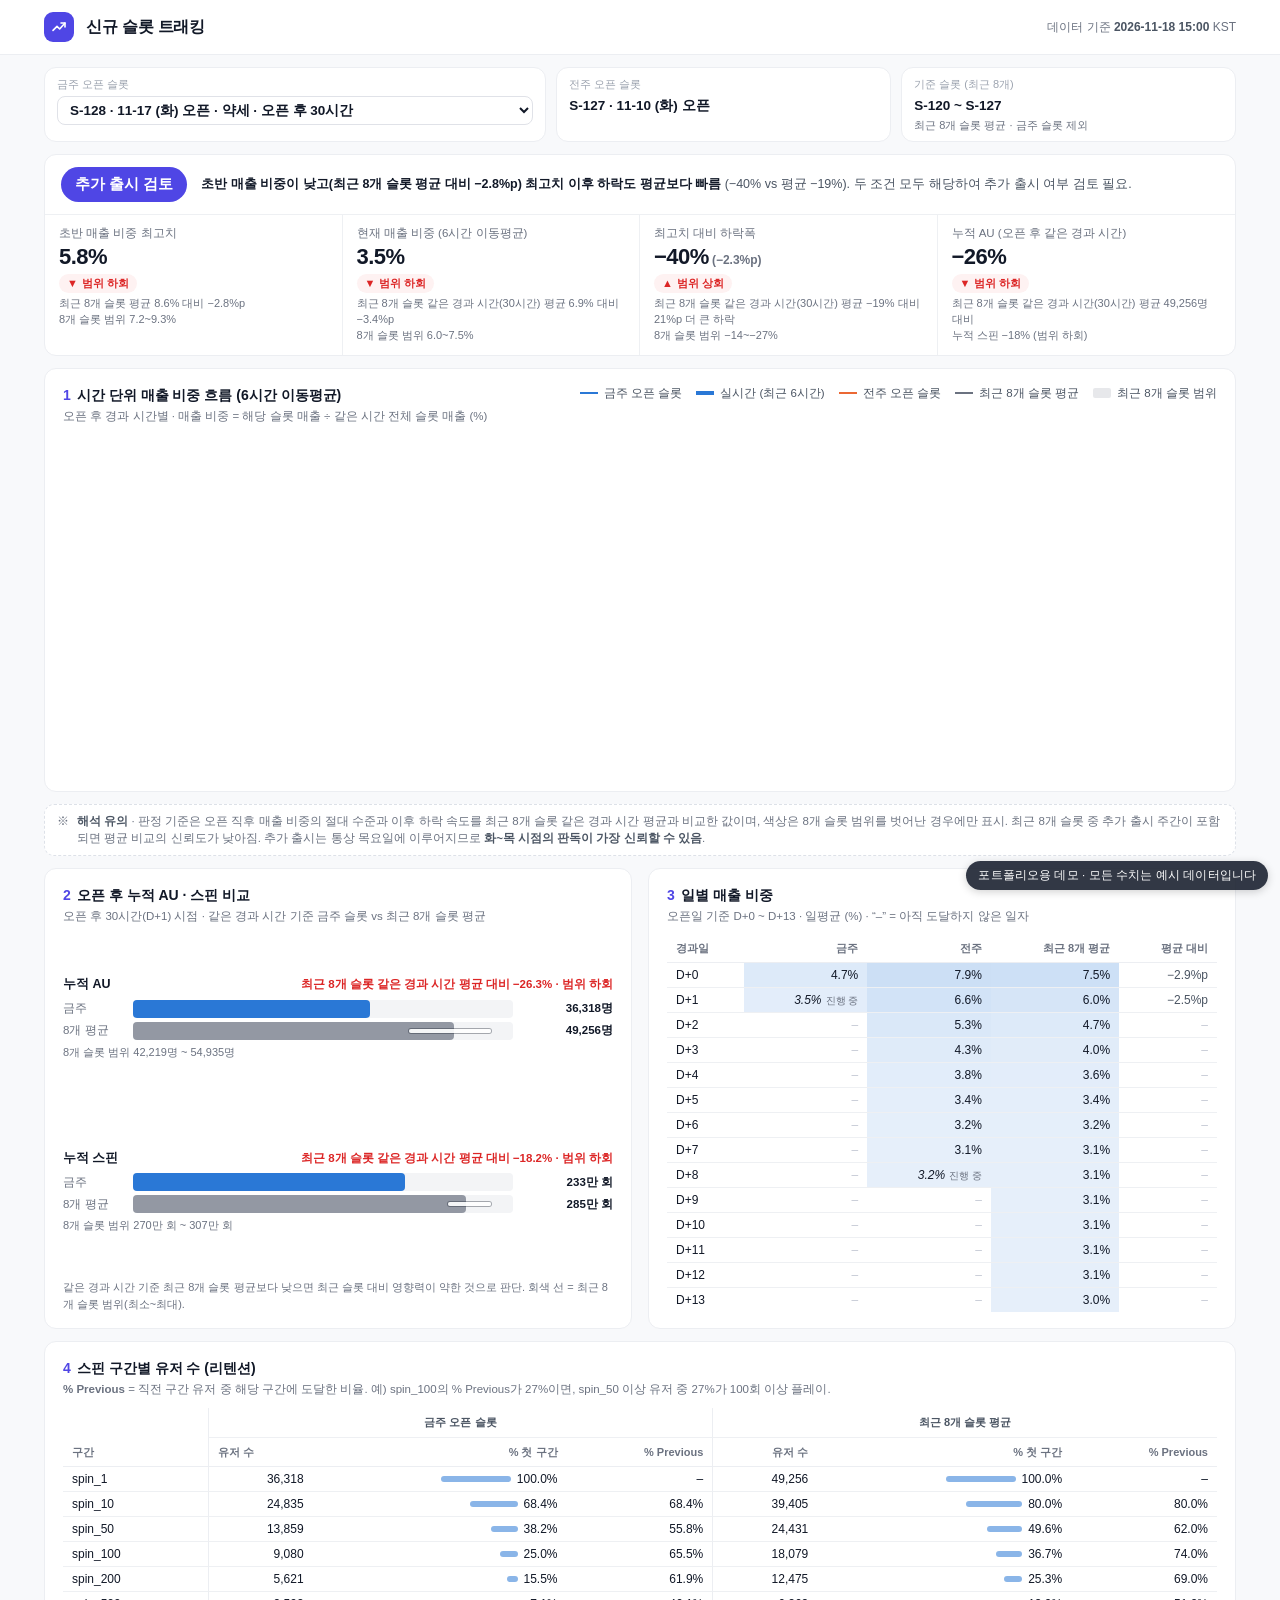
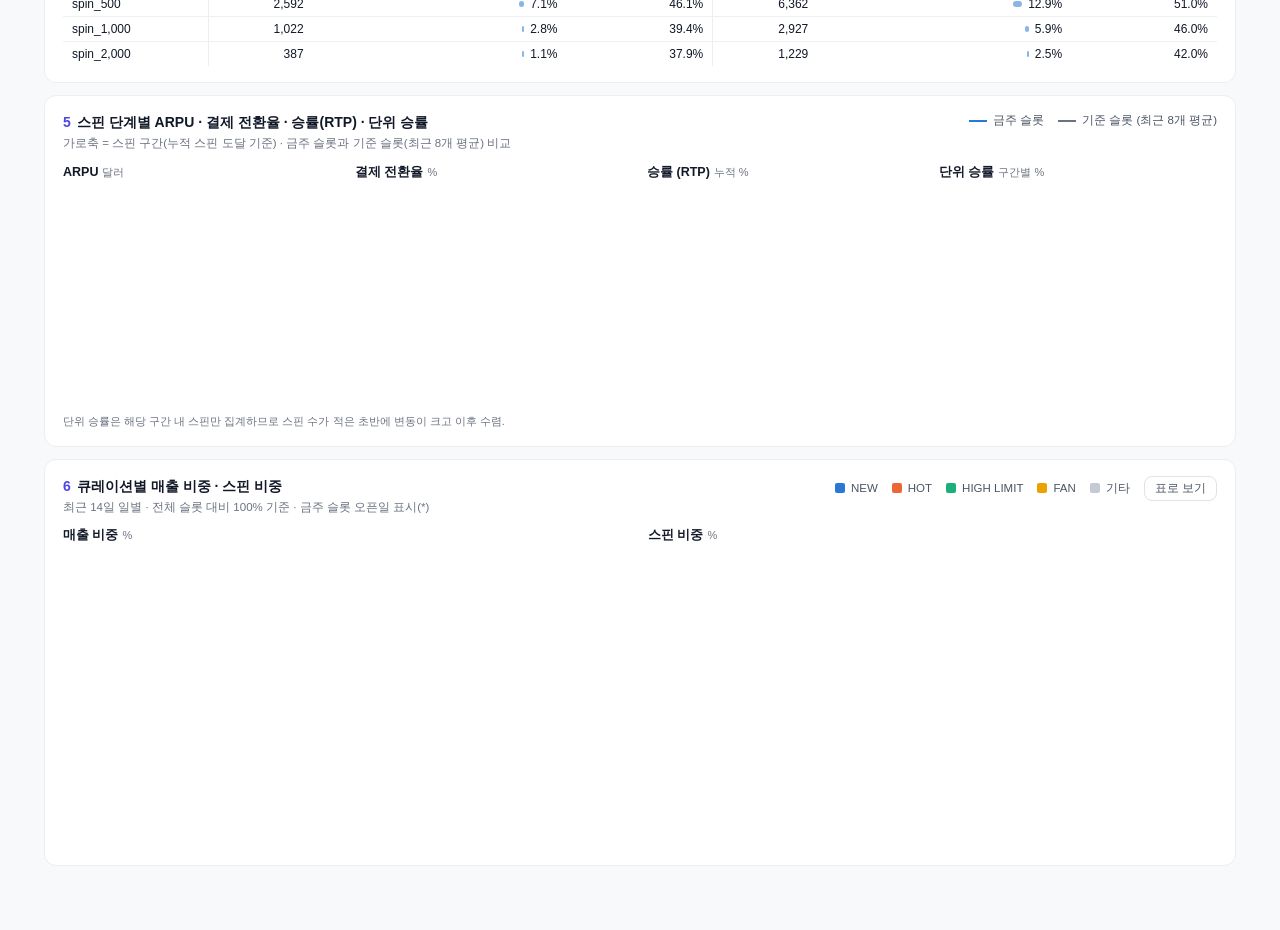
<file: dashboards/slot-demo/index.html>
<!DOCTYPE html>
<html lang="ko">
<head>
<meta charset="UTF-8">
<meta name="viewport" content="width=device-width, initial-scale=1.0">
<title>신규 슬롯 트래킹 대시보드 · 데모</title>
<meta name="robots" content="noindex,nofollow">
<script src="vendor/chart.umd.min.js"></script>
<script src="data.js"></script>
<style>
/* 신규 슬롯 트래킹 대시보드 · 데모 — 목적: 오픈 후 매출 비중 흐름으로 추가 출시 필요 여부를 판단. 입력: data.js(합성), 출력: 정적 렌더링. 외부 요청 없음 */
:root{
  --bg:#F8F9FB; --card:#fff; --line:#ECEEF2; --hair:#EEF0F3;
  --ink:#111827; --ink2:#4B5563; --muted:#9CA3AF; --muted2:#6B7280;
  --brand:#4F46E5; --brand-soft:#EEF2FF;
  --s1:#2a78d6; --s2:#eb6834; --s3:#1baf7a; --s4:#eda100; --ref:#6B7280; --other:#C4C9D4;
  --good:#059669; --bad:#DC2626; --good-bg:#ECFDF5; --bad-bg:#FEF2F2;
}
*{font-family:'Pretendard',-apple-system,'Noto Sans KR','Noto Sans CJK KR','Malgun Gothic','Apple SD Gothic Neo',sans-serif;box-sizing:border-box;margin:0;padding:0}
html,body{background:var(--bg);color:var(--ink)}
body{font-size:13px;line-height:1.5;-webkit-text-size-adjust:100%}
.num{font-variant-numeric:tabular-nums}

.topbar{background:#fff;border-bottom:1px solid var(--line);position:sticky;top:0;z-index:20}
.topbar-in{max-width:1240px;margin:0 auto;padding:0 24px;min-height:54px;display:flex;align-items:center;gap:12px;flex-wrap:wrap}
.logo{width:30px;height:30px;border-radius:9px;background:var(--brand);display:flex;align-items:center;justify-content:center;flex:none}
.title{font-size:16px;font-weight:700;letter-spacing:-.2px}
.asof{margin-left:auto;font-size:12px;color:var(--muted2)}
.asof b{font-weight:600;color:var(--ink2)}
.wrap{max-width:1240px;margin:0 auto;padding:12px 24px 64px;display:flex;flex-direction:column;gap:12px}

/* 파라미터 */
.params{display:grid;grid-template-columns:1.5fr 1fr 1fr;gap:10px}
.param{background:var(--card);border:1px solid var(--line);border-radius:12px;padding:8px 12px;min-width:0}
.param label,.param .pl{display:block;font-size:11px;color:var(--muted);margin-bottom:3px}
.param .pv{font-size:13.5px;font-weight:600;white-space:nowrap;overflow:hidden;text-overflow:ellipsis}
.param .ps{white-space:nowrap;overflow:hidden;text-overflow:ellipsis;font-size:11px;color:var(--muted2);margin-top:1px}
select{width:100%;font-size:13.5px;font-weight:600;color:var(--ink);border:1px solid #E0E2E8;border-radius:8px;padding:5px 8px;background:#fff;cursor:pointer}
select:focus-visible,button:focus-visible{outline:2px solid var(--brand);outline-offset:1px}

/* 판정 카드 */
.card{background:var(--card);border:1px solid var(--line);border-radius:12px}
.verdict{overflow:hidden}
.v-head{display:flex;align-items:center;gap:14px;padding:12px 16px;border-bottom:1px solid var(--hair);flex-wrap:wrap}
.v-badge{display:inline-flex;align-items:center;gap:7px;font-weight:700;font-size:15px;padding:6px 14px;border-radius:999px;white-space:nowrap}
.v-badge.review{background:var(--brand);color:#fff}
.v-badge.hold{background:#F3F4F6;color:var(--ink2);border:1px solid #E5E7EB}
.v-sum{font-size:12.5px;color:var(--ink2);flex:1;min-width:240px}
.v-sum b{color:var(--ink)}
.kpis{display:grid;grid-template-columns:repeat(4,1fr)}
.kpi{padding:10px 14px 11px;border-right:1px solid var(--hair);min-width:0}
.kpi:last-child{border-right:0}
.k-label{font-size:11.5px;color:var(--muted2);margin-bottom:2px}
.k-num{font-size:22px;font-weight:700;letter-spacing:-.5px;line-height:1.2}
.k-num small{font-size:12px;font-weight:600;color:var(--muted2);letter-spacing:0;margin-left:3px}
.k-chip{display:inline-flex;align-items:center;gap:4px;font-size:11px;font-weight:700;padding:1px 8px;border-radius:999px;margin:4px 0 3px}
.k-chip.n{background:#F3F4F6;color:var(--ink2)}
.k-chip.g{background:var(--good-bg);color:var(--good)}
.k-chip.b{background:var(--bad-bg);color:var(--bad)}
.k-sub{font-size:11px;color:var(--muted2);line-height:1.45}
.rule{padding:9px 16px;border-top:1px solid var(--hair);background:#FAFBFC;font-size:11.5px;color:var(--muted2)}

.note{display:flex;gap:8px;font-size:11.5px;color:var(--muted2);background:#fff;border:1px dashed #DDE1E8;border-radius:10px;padding:8px 12px}
.note b{color:var(--ink2)}

/* 섹션 */
.sec{padding:16px 18px}
.sec-h{display:flex;align-items:flex-start;justify-content:space-between;gap:12px;margin-bottom:10px;flex-wrap:wrap}
.sec-t{font-size:14px;font-weight:600}
.sec-t i{font-style:normal;color:var(--brand);margin-right:6px;font-weight:700}
.sec-s{font-size:11.5px;color:var(--muted2);margin-top:2px}
.legend{display:flex;gap:14px;flex-wrap:wrap;font-size:11.5px;color:var(--ink2)}
.legend span{display:inline-flex;align-items:center;gap:6px;white-space:nowrap}
.sw{display:inline-block;width:18px;height:0;border-top:2px solid;vertical-align:middle}
.sw.thick{border-top-width:4px}
.sw.band{height:10px;width:18px;border:0;background:rgba(107,114,128,.16);border-radius:2px}
.sw.box{width:10px;height:10px;border:0;border-radius:2px}
.chart-box{position:relative;height:340px}
#s2{display:flex;flex-direction:column}#bul{flex:1;display:flex;flex-direction:column;justify-content:space-around}
.track{height:18px!important}.rangebar{top:7px!important}
.chart-box.sm{height:220px}
.chart-box.md{height:300px}
.two{display:grid;grid-template-columns:1fr 1fr;gap:16px;align-items:stretch}
.four>div,.two>div,.sec,.card{min-width:0}
.four{display:grid;grid-template-columns:repeat(4,1fr);gap:14px}
.mini-t{font-size:12.5px;font-weight:600;margin-bottom:4px}
.mini-t span{font-weight:400;color:var(--muted2);font-size:11px;margin-left:4px}
.foot{font-size:11px;color:var(--muted2);margin-top:8px}

/* 불릿 바 */
.bul{margin-bottom:14px}
.bul:last-of-type{margin-bottom:0}
.bul-h{display:flex;justify-content:space-between;align-items:baseline;gap:8px;margin-bottom:6px;flex-wrap:wrap}
.bul-h b{font-size:12.5px}
.delta{font-size:11.5px;font-weight:700}
.delta.n{color:var(--ink2)}.delta.g{color:var(--good)}.delta.b{color:var(--bad)}
.brow{display:grid;grid-template-columns:62px 1fr 92px;gap:8px;align-items:center;margin:4px 0;font-size:11.5px}
.brow .bl{color:var(--muted2)}
.track{position:relative;height:14px;background:#F3F4F6;border-radius:4px}
.fill{position:absolute;left:0;top:0;bottom:0;border-radius:4px}
.rangebar{position:absolute;top:5px;height:4px;background:rgba(17,24,39,.25);border-radius:2px}
.bv{text-align:right;font-weight:600;white-space:nowrap}
.cmp{font-size:11px;color:var(--muted2);margin-top:4px}

/* 표 */
.tbl-wrap{overflow-x:auto}
table{border-collapse:separate;border-spacing:0;width:100%;font-size:12px}
th{font-weight:600;font-size:11px;color:var(--muted2);text-align:right;padding:6px 9px;border-bottom:1px solid var(--line);white-space:nowrap;background:#fff}
th:first-child,td:first-child{text-align:left}
th.grp{text-align:center;border-bottom:1px solid var(--hair);color:var(--ink2)}
td{padding:3px 9px;text-align:right;border-bottom:1px solid var(--hair);white-space:nowrap}
td.dim{color:#C4C9D4}
td.part{font-style:italic}
tr:last-child td{border-bottom:0}
.tag{font-size:10px;color:var(--muted2);margin-left:4px;font-style:normal}
.vb{display:flex;align-items:center;gap:6px;justify-content:flex-end}
.vb i{display:block;height:6px;border-radius:3px;background:var(--s1);opacity:.55}
.sep{border-left:1px solid var(--line)}
.tbtn{font-size:11.5px;color:var(--ink2);background:#fff;border:1px solid #E0E2E8;border-radius:8px;padding:4px 10px;cursor:pointer}
.tbtn[aria-pressed=true]{background:var(--brand-soft);color:var(--brand);border-color:#C7D2FE}
.hide{display:none}

.demo-banner{position:fixed;right:12px;bottom:10px;z-index:100000;background:rgba(17,24,39,.86);color:#fff;font-size:11.5px;letter-spacing:.01em;padding:6px 12px;border-radius:999px;pointer-events:none;box-shadow:0 2px 8px rgba(0,0,0,.18)}

@media (max-width:1100px){.four{grid-template-columns:1fr 1fr}}
@media (max-width:900px){
  .two{grid-template-columns:1fr}
}
@media (max-width:700px){
  .params{grid-template-columns:1fr 1fr}.params .param:first-child{grid-column:1/-1}
  .kpis{grid-template-columns:1fr 1fr}
  .kpi:nth-child(2){border-right:0}
  .kpi:nth-child(-n+2){border-bottom:1px solid var(--hair)}
}
@media (max-width:860px){
  .topbar-in{padding:6px 16px}.wrap{padding:12px 16px 64px}
  .kpi{padding:10px 12px}.k-num{font-size:21px}
  .chart-box{height:300px}
}
@media (max-width:560px){
  .params{grid-template-columns:1fr}
  .asof{margin-left:0;width:100%}
  .four{grid-template-columns:1fr}
  .sec{padding:14px 12px}
  .vb i{display:none}th,td{padding-left:5px;padding-right:5px;font-size:11.5px}
  .chart-box{height:270px}.chart-box.md{height:260px}
  .brow{grid-template-columns:54px 1fr 80px}
  .v-head{padding:10px 12px}.v-sum{min-width:0;flex-basis:100%}
}
</style>
</head>
<body>
<header class="topbar"><div class="topbar-in">
  <div class="logo" aria-hidden="true"><svg width="16" height="16" viewBox="0 0 24 24" fill="none" stroke="#fff" stroke-width="2.4" stroke-linecap="round" stroke-linejoin="round"><polyline points="3 17 9 11 13 15 21 6"/><polyline points="15 6 21 6 21 12"/></svg></div>
  <h1 class="title">신규 슬롯 트래킹</h1>
  <div class="asof num">데이터 기준 <b id="asof"></b> KST</div>
</div></header>

<main class="wrap">
  <section class="params" aria-label="파라미터">
    <div class="param"><label for="sel">금주 오픈 슬롯</label><select id="sel"></select></div>
    <div class="param"><span class="pl">전주 오픈 슬롯</span><div class="pv" id="p-prev"></div></div>
    <div class="param"><span class="pl">기준 슬롯 (최근 8개)</span><div class="pv" id="p-base"></div><div class="ps">최근 8개 슬롯 평균 · 금주 슬롯 제외</div></div>
  </section>

  <section class="card verdict" aria-label="추가 출시 판정">
    <div class="v-head">
      <span class="v-badge" id="v-badge"></span>
      <div class="v-sum" id="v-sum"></div>
    </div>
    <div class="kpis" id="kpis"></div>
  </section>


  <section class="card sec" id="s1">
    <div class="sec-h">
      <div><div class="sec-t"><i>1</i>시간 단위 매출 비중 흐름 (6시간 이동평균)</div>
      <div class="sec-s">오픈 후 경과 시간별 · 매출 비중 = 해당 슬롯 매출 ÷ 같은 시간 전체 슬롯 매출 (%)</div></div>
      <div class="legend" id="lg1"></div>
    </div>
    <div class="chart-box"><canvas id="c1" aria-label="시간 단위 매출 비중 흐름"></canvas></div>
  </section>

  <div class="note"><span aria-hidden="true">※</span><span><b>해석 유의</b> · 판정 기준은 오픈 직후 매출 비중의 절대 수준과 이후 하락 속도를 최근 8개 슬롯 같은 경과 시간 평균과 비교한 값이며, 색상은 8개 슬롯 범위를 벗어난 경우에만 표시. 최근 8개 슬롯 중 추가 출시 주간이 포함되면 평균 비교의 신뢰도가 낮아짐. 추가 출시는 통상 목요일에 이루어지므로 <b>화~목 시점의 판독이 가장 신뢰할 수 있음</b>.</span></div>

  <div class="two">
    <section class="card sec" id="s2">
      <div class="sec-t"><i>2</i>오픈 후 누적 AU · 스핀 비교</div>
      <div class="sec-s" style="margin-bottom:12px" id="s2sub"></div>
      <div id="bul"></div>
      <div class="foot">같은 경과 시간 기준 최근 8개 슬롯 평균보다 낮으면 최근 슬롯 대비 영향력이 약한 것으로 판단. 회색 선 = 최근 8개 슬롯 범위(최소~최대).</div>
    </section>
    <section class="card sec" id="s3">
      <div class="sec-t"><i>3</i>일별 매출 비중</div>
      <div class="sec-s" style="margin-bottom:8px">오픈일 기준 D+0 ~ D+13 · 일평균 (%) · “–” = 아직 도달하지 않은 일자</div>
      <div class="tbl-wrap"><table id="t3"></table></div>
    </section>
  </div>

  <section class="card sec" id="s4">
    <div class="sec-h">
      <div><div class="sec-t"><i>4</i>스핀 구간별 유저 수 (리텐션)</div>
      <div class="sec-s"><b>% Previous</b> = 직전 구간 유저 중 해당 구간에 도달한 비율. 예) spin_100의 % Previous가 27%이면, spin_50 이상 유저 중 27%가 100회 이상 플레이.</div></div>
    </div>
    <div class="tbl-wrap"><table id="t4"></table></div>
  </section>

  <section class="card sec" id="s5">
    <div class="sec-h">
      <div><div class="sec-t"><i>5</i>스핀 단계별 ARPU · 결제 전환율 · 승률(RTP) · 단위 승률</div>
      <div class="sec-s">가로축 = 스핀 구간(누적 스핀 도달 기준) · 금주 슬롯과 기준 슬롯(최근 8개 평균) 비교</div></div>
      <div class="legend" id="lg5"></div>
    </div>
    <div class="four">
      <div><div class="mini-t">ARPU<span>달러</span></div><div class="chart-box sm"><canvas id="c5a"></canvas></div></div>
      <div><div class="mini-t">결제 전환율<span>%</span></div><div class="chart-box sm"><canvas id="c5b"></canvas></div></div>
      <div><div class="mini-t">승률 (RTP)<span>누적 %</span></div><div class="chart-box sm"><canvas id="c5c"></canvas></div></div>
      <div><div class="mini-t">단위 승률<span>구간별 %</span></div><div class="chart-box sm"><canvas id="c5d"></canvas></div></div>
    </div>
    <div class="foot">단위 승률은 해당 구간 내 스핀만 집계하므로 스핀 수가 적은 초반에 변동이 크고 이후 수렴.</div>
  </section>

  <section class="card sec" id="s6">
    <div class="sec-h">
      <div><div class="sec-t"><i>6</i>큐레이션별 매출 비중 · 스핀 비중</div>
      <div class="sec-s">최근 14일 일별 · 전체 슬롯 대비 100% 기준 · 금주 슬롯 오픈일 표시(*)</div></div>
      <div style="display:flex;gap:14px;align-items:center;flex-wrap:wrap"><div class="legend" id="lg6"></div><button class="tbtn" id="tg6" aria-pressed="false">표로 보기</button></div>
    </div>
    <div class="two" id="s6c">
      <div><div class="mini-t">매출 비중<span>%</span></div><div class="chart-box md"><canvas id="c6a"></canvas></div></div>
      <div><div class="mini-t">스핀 비중<span>%</span></div><div class="chart-box md"><canvas id="c6b"></canvas></div></div>
    </div>
    <div class="two hide" id="s6t"><div class="tbl-wrap"><table id="t6a"></table></div><div class="tbl-wrap"><table id="t6b"></table></div></div>
  </section>
</main>
<div class="demo-banner">포트폴리오용 데모 · 모든 수치는 예시 데이터입니다</div>
<script src="app.js"></script>
</body>
</html>
</file>
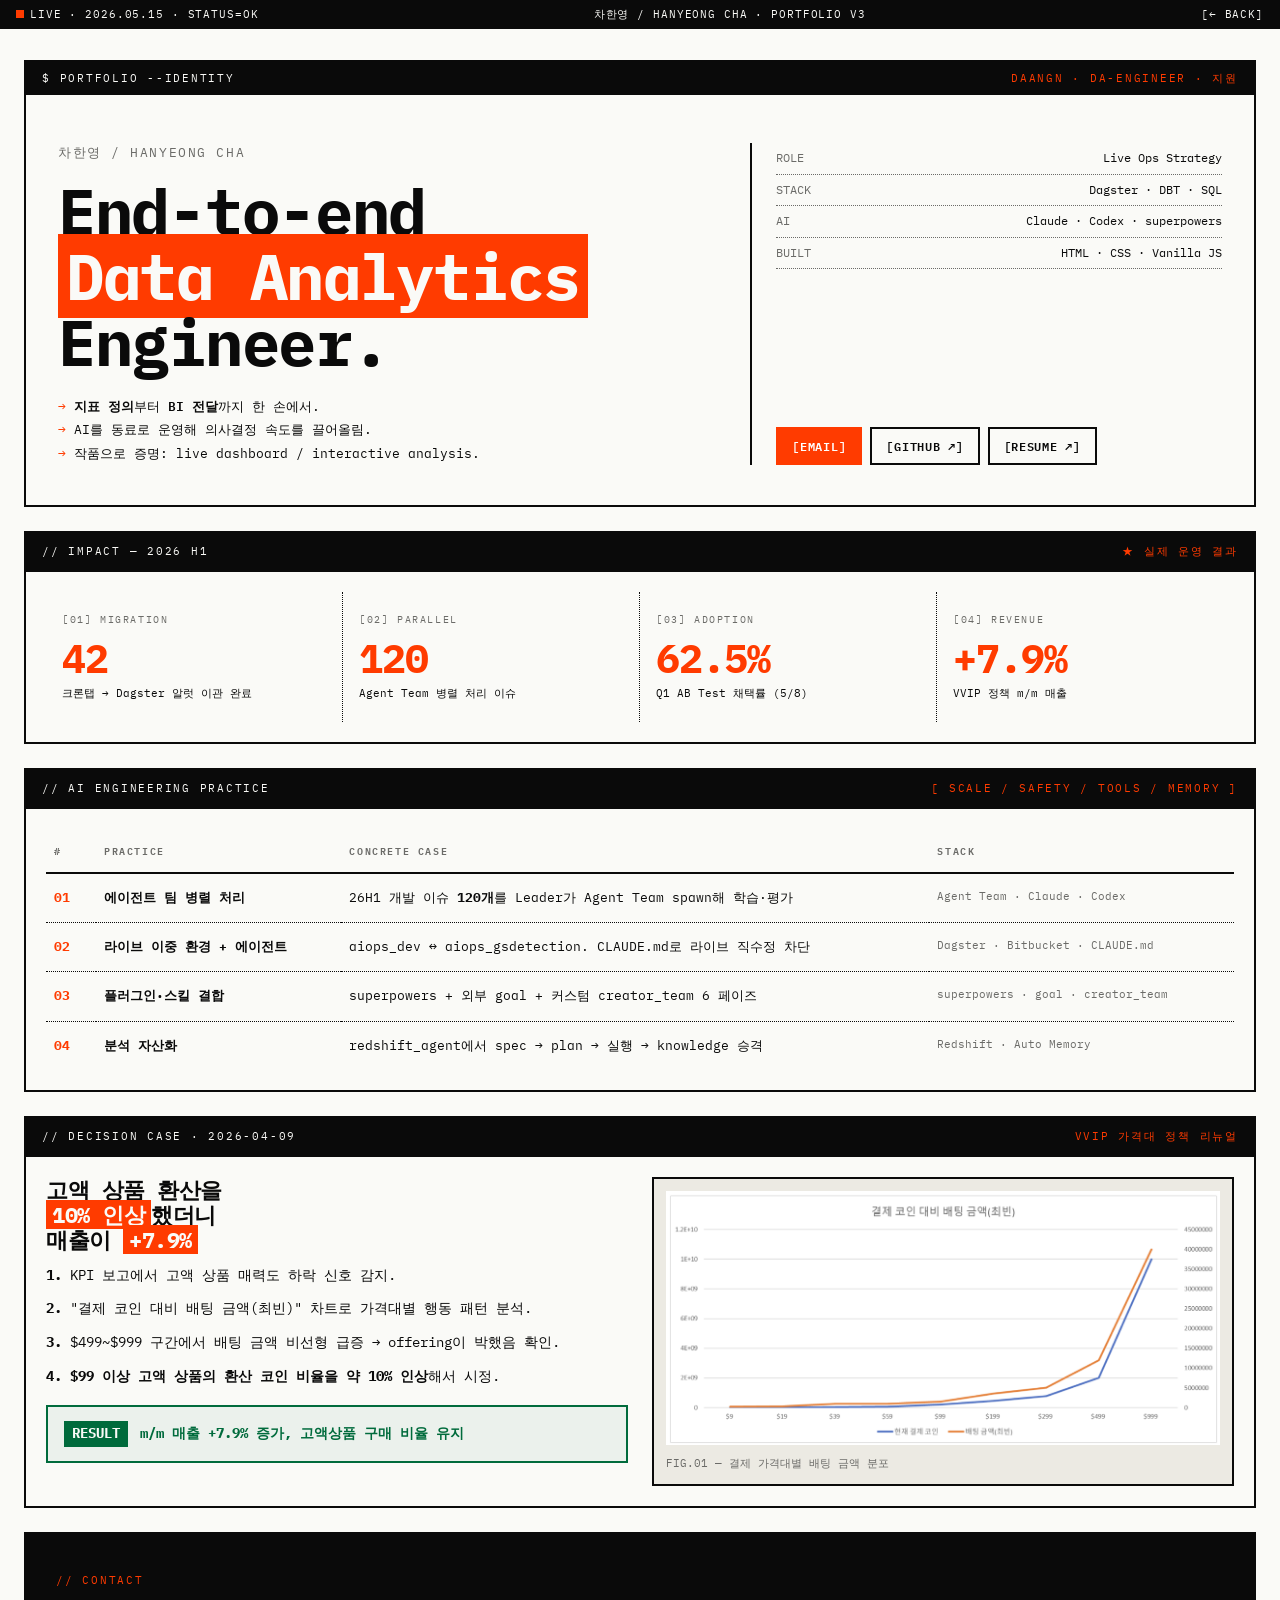
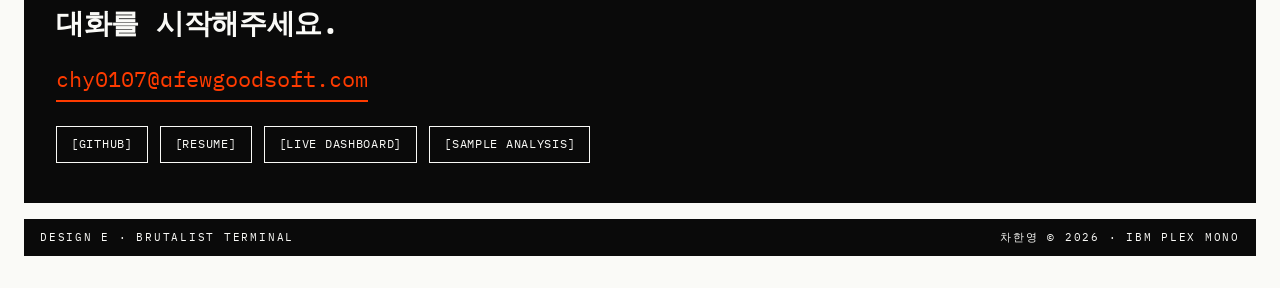
<file: samples/design-E.html>
<!DOCTYPE html>
<html lang="ko">
<head>
  <meta charset="UTF-8" />
  <meta name="robots" content="noindex" />
  <meta name="viewport" content="width=device-width, initial-scale=1.0" />
  <title>차한영 — Design E · Brutalist Terminal</title>
  <link rel="preconnect" href="https://fonts.googleapis.com" />
  <link rel="preconnect" href="https://fonts.gstatic.com" crossorigin />
  <link rel="stylesheet" href="https://fonts.googleapis.com/css2?family=IBM+Plex+Mono:wght@400;500;600;700&family=IBM+Plex+Sans+KR:wght@400;500;600;700&display=swap" />
  <style>
    :root {
      --bg: #FAFAF7;
      --ink: #0A0A0A;
      --paper: #ECEAE3;
      --rule: #0A0A0A;
      --accent: #FF3B00;
      --dim: #6B6B68;
      --green: #006B3C;
      --font-mono: 'IBM Plex Mono', ui-monospace, SFMono-Regular, monospace;
      --font-kr: 'IBM Plex Sans KR', 'Pretendard', sans-serif;
    }
    *, *::before, *::after { box-sizing: border-box; margin: 0; padding: 0; }
    body {
      background: var(--bg);
      color: var(--ink);
      font-family: var(--font-mono);
      font-size: 14px;
      line-height: 1.55;
      -webkit-font-smoothing: antialiased;
    }
    body * { font-feature-settings: "ss01" on; }
    a { color: inherit; text-decoration: none; }
    /* Korean chars use sans-mono blend */
    :lang(ko), p, h1, h2, h3, li, span, td { font-family: var(--font-mono); }

    /* Mono pre-formatted blocks */
    .ascii { white-space: pre; font-family: var(--font-mono); }

    /* Top tape */
    .tape {
      position: fixed;
      top: 0;
      left: 0;
      right: 0;
      background: var(--ink);
      color: var(--bg);
      padding: 6px 16px;
      font-size: 11px;
      letter-spacing: 0.08em;
      z-index: 100;
      display: flex;
      justify-content: space-between;
      text-transform: uppercase;
    }
    .tape__blink {
      display: inline-block;
      width: 8px;
      height: 8px;
      background: var(--accent);
      margin-right: 6px;
      animation: blink 1s steps(2) infinite;
    }
    @keyframes blink { 50% { opacity: 0; } }

    main {
      max-width: 1280px;
      margin: 0 auto;
      padding: 60px 24px 32px;
    }

    /* Section frame */
    .frame {
      border: 2px solid var(--ink);
      padding: 20px;
      margin-bottom: 24px;
      background: var(--bg);
      position: relative;
    }
    .frame__head {
      display: flex;
      justify-content: space-between;
      align-items: center;
      border-bottom: 2px solid var(--ink);
      margin: -20px -20px 20px;
      padding: 10px 16px;
      background: var(--ink);
      color: var(--bg);
      font-size: 11px;
      letter-spacing: 0.16em;
      text-transform: uppercase;
    }
    .frame__head .right { color: var(--accent); }

    /* HERO frame */
    .hero {
      border: 2px solid var(--ink);
      background: var(--bg);
      margin-bottom: 24px;
      position: relative;
    }
    .hero__bar {
      background: var(--ink);
      color: var(--bg);
      padding: 8px 16px;
      font-size: 11px;
      letter-spacing: 0.16em;
      text-transform: uppercase;
      display: flex;
      justify-content: space-between;
    }
    .hero__body {
      padding: 48px 32px 40px;
      display: grid;
      grid-template-columns: 1.4fr 1fr;
      gap: 32px;
      align-items: end;
    }
    @media (max-width: 880px) { .hero__body { grid-template-columns: 1fr; } }
    .hero__name {
      font-size: 13px;
      letter-spacing: 0.12em;
      text-transform: uppercase;
      color: var(--dim);
      margin-bottom: 16px;
    }
    .hero__title {
      font-size: clamp(32px, 6vw, 64px);
      font-weight: 700;
      letter-spacing: -0.02em;
      line-height: 1.02;
      margin-bottom: 20px;
    }
    .hero__title span {
      background: var(--accent);
      color: var(--bg);
      padding: 0 8px;
    }
    .hero__lines { font-size: 13px; color: var(--ink); line-height: 1.8; }
    .hero__lines b { font-weight: 600; }
    .hero__lines .arrow { color: var(--accent); }

    .hero__panel {
      border-left: 2px solid var(--ink);
      padding-left: 24px;
      align-self: stretch;
      display: flex;
      flex-direction: column;
      justify-content: space-between;
    }
    @media (max-width: 880px) { .hero__panel { border-left: none; border-top: 2px solid var(--ink); padding: 24px 0 0; } }
    .meta-row {
      display: flex;
      justify-content: space-between;
      padding: 6px 0;
      border-bottom: 1px dotted var(--dim);
      font-size: 12px;
    }
    .meta-row span:first-child { color: var(--dim); }

    .actions {
      margin-top: 20px;
      display: flex;
      flex-wrap: wrap;
      gap: 8px;
    }
    .btn {
      border: 2px solid var(--ink);
      background: var(--bg);
      padding: 8px 14px;
      font-family: var(--font-mono);
      font-size: 12px;
      letter-spacing: 0.06em;
      text-transform: uppercase;
      font-weight: 600;
      cursor: pointer;
    }
    .btn:hover { background: var(--ink); color: var(--bg); }
    .btn--primary { background: var(--accent); border-color: var(--accent); color: #fff; }
    .btn--primary:hover { background: var(--ink); border-color: var(--ink); }

    /* STATS terminal output style */
    .stats-grid {
      display: grid;
      grid-template-columns: repeat(4, 1fr);
      gap: 0;
    }
    @media (max-width: 720px) { .stats-grid { grid-template-columns: repeat(2, 1fr); } }
    .stats-grid > div {
      padding: 20px 16px;
      border-right: 1px dotted var(--ink);
    }
    .stats-grid > div:last-child { border-right: none; }
    @media (max-width: 720px) { .stats-grid > div:nth-child(2) { border-right: none; } }
    .stat__label {
      font-size: 10px;
      letter-spacing: 0.16em;
      text-transform: uppercase;
      color: var(--dim);
      margin-bottom: 10px;
    }
    .stat__big {
      font-size: 40px;
      font-weight: 700;
      letter-spacing: -0.03em;
      color: var(--accent);
      line-height: 1;
    }
    .stat__desc {
      margin-top: 8px;
      font-size: 11px;
      color: var(--ink);
      line-height: 1.45;
    }

    /* AI Practice — table-ish */
    .work-table { width: 100%; border-collapse: collapse; font-size: 13px; }
    .work-table th, .work-table td {
      padding: 14px 8px;
      text-align: left;
      vertical-align: top;
      border-bottom: 1px dotted var(--ink);
    }
    .work-table th {
      font-size: 10px;
      letter-spacing: 0.16em;
      text-transform: uppercase;
      color: var(--dim);
      font-weight: 600;
      border-bottom: 2px solid var(--ink);
    }
    .work-table tr:last-child td { border-bottom: none; }
    .work-table .ix {
      font-weight: 700;
      color: var(--accent);
      width: 50px;
    }
    .work-table .title { font-weight: 700; }
    .work-table .stack {
      font-size: 11px;
      color: var(--dim);
    }

    /* Decision case */
    .case-box {
      display: grid;
      grid-template-columns: 1fr 1fr;
      gap: 24px;
    }
    @media (max-width: 720px) { .case-box { grid-template-columns: 1fr; } }
    .case-box figure { margin: 0; border: 2px solid var(--ink); padding: 12px; background: var(--paper); }
    .case-box figure img { width: 100%; display: block; }
    .case-box figcaption { font-size: 11px; color: var(--dim); margin-top: 10px; }
    .case-box .narrative h3 {
      font-size: 22px;
      font-weight: 700;
      letter-spacing: -0.02em;
      margin-bottom: 12px;
      line-height: 1.15;
    }
    .case-box .narrative h3 span { background: var(--accent); color: var(--bg); padding: 0 6px; }
    .case-box .narrative p { margin-bottom: 12px; }
    .case-box .narrative .verdict {
      margin-top: 18px;
      padding: 14px 16px;
      border: 2px solid var(--green);
      background: rgba(0,107,60,0.06);
      font-weight: 700;
      color: var(--green);
      display: flex;
      align-items: center;
      gap: 12px;
    }
    .case-box .verdict .check {
      display: inline-block;
      background: var(--green);
      color: var(--bg);
      padding: 2px 8px;
    }

    /* Contact frame */
    .contact-frame {
      background: var(--ink);
      color: var(--bg);
      padding: 40px 32px;
      margin-top: 8px;
    }
    .contact-frame .title {
      font-size: 28px;
      font-weight: 700;
      letter-spacing: -0.01em;
      margin-bottom: 18px;
    }
    .contact-frame .mail {
      font-size: 22px;
      color: var(--accent);
      border-bottom: 2px solid var(--accent);
      padding-bottom: 4px;
      display: inline-block;
      margin-bottom: 24px;
    }
    .contact-frame .channels {
      display: flex;
      flex-wrap: wrap;
      gap: 12px;
      font-size: 12px;
      letter-spacing: 0.06em;
      text-transform: uppercase;
    }
    .contact-frame .channels a {
      padding: 8px 14px;
      border: 1px solid var(--bg);
    }
    .contact-frame .channels a:hover { background: var(--accent); border-color: var(--accent); }

    /* Bottom tape */
    .bottom-tape {
      margin-top: 16px;
      padding: 10px 16px;
      background: var(--ink);
      color: var(--bg);
      font-size: 11px;
      letter-spacing: 0.16em;
      text-transform: uppercase;
      display: flex;
      justify-content: space-between;
    }

    .ascii-line { color: var(--ink); font-family: var(--font-mono); user-select: none; }
  </style>
</head>
<body>
  <div class="tape">
    <span><span class="tape__blink"></span>LIVE · 2026.05.15 · STATUS=OK</span>
    <span>차한영 / hanyeong cha · portfolio v3</span>
    <a href="../index.html">[← back]</a>
  </div>

  <main>

    <!-- HERO -->
    <section class="hero">
      <div class="hero__bar">
        <span>$ portfolio --identity</span>
        <span style="color:var(--accent)">DAANGN · DA-ENGINEER · 지원</span>
      </div>
      <div class="hero__body">
        <div>
          <div class="hero__name">차한영 / Hanyeong Cha</div>
          <h1 class="hero__title">End-to-end<br/><span>Data Analytics</span> Engineer.</h1>
          <div class="hero__lines">
            <div><span class="arrow">→</span> <b>지표 정의</b>부터 <b>BI 전달</b>까지 한 손에서.</div>
            <div><span class="arrow">→</span> AI를 동료로 운영해 의사결정 속도를 끌어올림.</div>
            <div><span class="arrow">→</span> 작품으로 증명: live dashboard / interactive analysis.</div>
          </div>
        </div>
        <div class="hero__panel">
          <div>
            <div class="meta-row"><span>ROLE</span><span>Live Ops Strategy</span></div>
            <div class="meta-row"><span>STACK</span><span>Dagster · DBT · SQL</span></div>
            <div class="meta-row"><span>AI</span><span>Claude · Codex · superpowers</span></div>
            <div class="meta-row"><span>BUILT</span><span>HTML · CSS · Vanilla JS</span></div>
          </div>
          <div class="actions">
            <a class="btn btn--primary" href="mailto:chy0107@afewgoodsoft.com">[EMAIL]</a>
            <a class="btn" href="https://github.com/chahanyeong" target="_blank">[GITHUB ↗]</a>
            <a class="btn" href="../resume.html" target="_blank">[RESUME ↗]</a>
          </div>
        </div>
      </div>
    </section>

    <!-- STATS -->
    <div class="frame">
      <div class="frame__head">
        <span>// IMPACT — 2026 H1</span>
        <span class="right">★ 실제 운영 결과</span>
      </div>
      <div class="stats-grid">
        <div>
          <div class="stat__label">[01] MIGRATION</div>
          <div class="stat__big">42</div>
          <div class="stat__desc">크론탭 → Dagster 알럿 이관 완료</div>
        </div>
        <div>
          <div class="stat__label">[02] PARALLEL</div>
          <div class="stat__big">120</div>
          <div class="stat__desc">Agent Team 병렬 처리 이슈</div>
        </div>
        <div>
          <div class="stat__label">[03] ADOPTION</div>
          <div class="stat__big">62.5%</div>
          <div class="stat__desc">Q1 AB Test 채택률 (5/8)</div>
        </div>
        <div>
          <div class="stat__label">[04] REVENUE</div>
          <div class="stat__big">+7.9%</div>
          <div class="stat__desc">VVIP 정책 m/m 매출</div>
        </div>
      </div>
    </div>

    <!-- AI PRACTICE -->
    <div class="frame">
      <div class="frame__head">
        <span>// AI ENGINEERING PRACTICE</span>
        <span class="right">[ scale / safety / tools / memory ]</span>
      </div>
      <table class="work-table">
        <thead>
          <tr>
            <th>#</th>
            <th>Practice</th>
            <th>Concrete case</th>
            <th>Stack</th>
          </tr>
        </thead>
        <tbody>
          <tr>
            <td class="ix">01</td>
            <td class="title">에이전트 팀 병렬 처리</td>
            <td>26H1 개발 이슈 <b>120개</b>를 Leader가 Agent Team spawn해 학습·평가</td>
            <td class="stack">Agent Team · Claude · Codex</td>
          </tr>
          <tr>
            <td class="ix">02</td>
            <td class="title">라이브 이중 환경 + 에이전트</td>
            <td>aiops_dev ↔ aiops_gsdetection. CLAUDE.md로 라이브 직수정 차단</td>
            <td class="stack">Dagster · Bitbucket · CLAUDE.md</td>
          </tr>
          <tr>
            <td class="ix">03</td>
            <td class="title">플러그인·스킬 결합</td>
            <td>superpowers + 외부 goal + 커스텀 creator_team 6 페이즈</td>
            <td class="stack">superpowers · goal · creator_team</td>
          </tr>
          <tr>
            <td class="ix">04</td>
            <td class="title">분석 자산화</td>
            <td>redshift_agent에서 spec → plan → 실행 → knowledge 승격</td>
            <td class="stack">Redshift · Auto Memory</td>
          </tr>
        </tbody>
      </table>
    </div>

    <!-- DECISION CASE -->
    <div class="frame">
      <div class="frame__head">
        <span>// DECISION CASE · 2026-04-09</span>
        <span class="right">VVIP 가격대 정책 리뉴얼</span>
      </div>
      <div class="case-box">
        <div class="narrative">
          <h3>고액 상품 환산을<br/><span>10% 인상</span>했더니<br/>매출이 <span>+7.9%</span></h3>
          <p><b>1.</b> KPI 보고에서 고액 상품 매력도 하락 신호 감지.</p>
          <p><b>2.</b> "결제 코인 대비 배팅 금액(최빈)" 차트로 가격대별 행동 패턴 분석.</p>
          <p><b>3.</b> $499~$999 구간에서 배팅 금액 비선형 급증 → offering이 박했음 확인.</p>
          <p><b>4.</b> <b>$99 이상 고액 상품의 환산 코인 비율을 약 10% 인상</b>해서 시정.</p>
          <div class="verdict">
            <span class="check">RESULT</span>
            <span>m/m 매출 +7.9% 증가, 고액상품 구매 비율 유지</span>
          </div>
        </div>
        <figure>
          <img src="../assets/img/project1_decision_betting.png" alt="결제 코인 대비 배팅 금액 차트" />
          <figcaption>FIG.01 — 결제 가격대별 배팅 금액 분포</figcaption>
        </figure>
      </div>
    </div>

    <!-- CONTACT -->
    <div class="contact-frame">
      <div style="font-size:11px;letter-spacing:0.16em;text-transform:uppercase;color:var(--accent);margin-bottom:12px;">// CONTACT</div>
      <div class="title">대화를 시작해주세요.</div>
      <a class="mail" href="mailto:chy0107@afewgoodsoft.com">chy0107@afewgoodsoft.com</a>
      <div class="channels">
        <a href="https://github.com/chahanyeong" target="_blank">[GITHUB]</a>
        <a href="../resume.html" target="_blank">[RESUME]</a>
        <a href="../dashboards/duc-ops.html" target="_blank">[LIVE DASHBOARD]</a>
        <a href="../samples/mobile-ccu-anomaly.html" target="_blank">[SAMPLE ANALYSIS]</a>
      </div>
    </div>

    <div class="bottom-tape">
      <span>DESIGN E · BRUTALIST TERMINAL</span>
      <span>차한영 © 2026 · IBM PLEX MONO</span>
    </div>

  </main>
</body>
</html>
</file>
